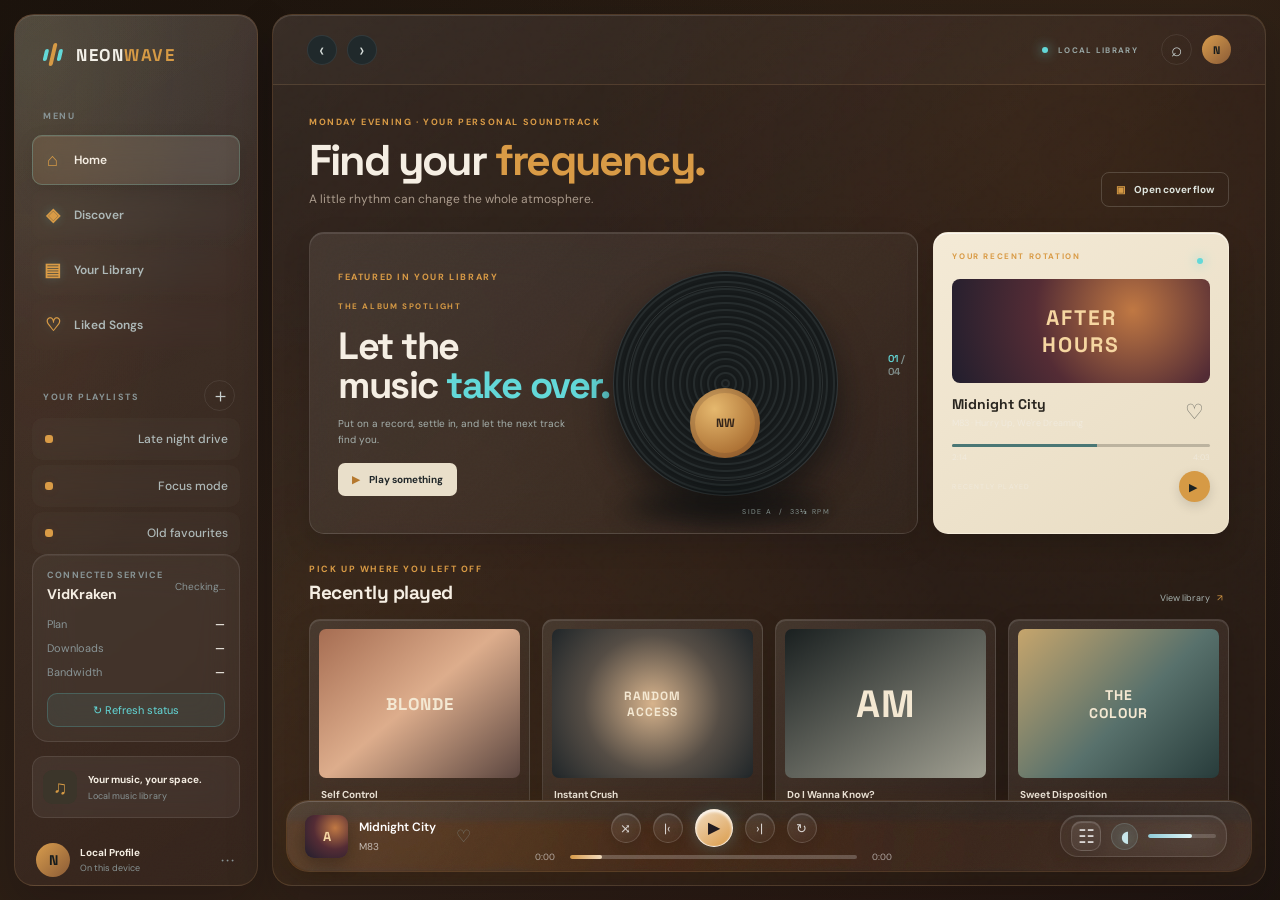
<file: frontend/index.html>
<!DOCTYPE html>
<html lang="en">

<head>
  <meta charset="UTF-8">
  <meta name="viewport" content="width=device-width, initial-scale=1.0">
  <meta name="theme-color" content="#101516">
  <title>NeonWave — Music for your space</title>
  <link rel="preconnect" href="https://fonts.googleapis.com">
  <link rel="preconnect" href="https://fonts.gstatic.com" crossorigin>
  <link
    href="https://fonts.googleapis.com/css2?family=DM+Sans:wght@400;500;600;700&family=Space+Grotesk:wght@400;500;600;700&display=swap"
    rel="stylesheet">
  <link rel="stylesheet" href="css/style.css">
  <link rel="stylesheet" href="css/components.css">
</head>

<body>

  <svg xmlns="http://www.w3.org/2000/svg" style="position:absolute;width:0;height:0;pointer-events:none"
    aria-hidden="true">
    <defs>
      <filter id="liquid-glass" x="-15%" y="-30%" width="130%" height="160%" color-interpolation-filters="sRGB">
        <feTurbulence type="fractalNoise" baseFrequency="0.012 0.025" numOctaves="2" seed="8" result="glassNoise" />

        <feDisplacementMap in="SourceGraphic" in2="glassNoise" scale="13" xChannelSelector="R" yChannelSelector="G" />
      </filter>
    </defs>
  </svg>

  <div class="app-shell">
    <aside class="sidebar">
      <a class="brand" href="#" aria-label="NeonWave home">
        <span class="brand-mark"><span></span><span></span><span></span></span>
        <span>NEON<span class="brand-accent">WAVE</span></span>
      </a>

      <div class="sidebar-label">MENU</div>
      <nav class="primary-nav" aria-label="Main navigation">
        <button class="nav-item active" data-page="home"><span class="nav-icon">⌂</span>Home</button>
        <button class="nav-item" data-page="discover"><span class="nav-icon">◈</span>Discover</button>
        <button class="nav-item" data-page="library"><span class="nav-icon">▤</span>Your Library</button>
        <button class="nav-item" data-page="liked"><span class="nav-icon">♡</span>Liked Songs</button>
      </nav>

      <div class="sidebar-heading">
        <span class="sidebar-label">YOUR PLAYLISTS</span>
        <button class="icon-button add-playlist" aria-label="Create playlist" title="Create playlist">＋</button>
      </div>
      <nav class="playlist-nav" aria-label="Playlists">
        <button class="playlist-link" data-page="playlist"><span class="playlist-dot dot-gold"></span>Late night
          drive</button>
        <button class="playlist-link" data-page="playlist"><span class="playlist-dot dot-blue"></span>Focus
          mode</button>
        <button class="playlist-link" data-page="playlist"><span class="playlist-dot dot-pink"></span>Old
          favourites</button>
      </nav>


      <div class="sidebar-bottom">

        <!-- VidKraken Connected Service -->
        <div class="connected-service-card" id="vidkraken-card">

          <div class="connected-service-header">
            <div>
              <span class="connected-service-label">CONNECTED SERVICE</span>
              <strong>VidKraken</strong>
            </div>

            <span class="service-status" id="vidkraken-status">
              Checking...
            </span>
          </div>

          <div class="connected-service-details">

            <div class="service-detail">
              <span>Plan</span>
              <strong id="vidkraken-plan">—</strong>
            </div>

            <div class="service-detail">
              <span>Downloads</span>
              <strong id="vidkraken-downloads">—</strong>
            </div>

            <div class="service-detail">
              <span>Bandwidth</span>
              <strong id="vidkraken-bandwidth">—</strong>
            </div>

          </div>

          <button class="service-refresh-button" id="refresh-vidkraken" type="button">
            ↻ Refresh status
          </button>

          <p class="service-error" id="vidkraken-error" role="status" aria-live="polite"></p>

        </div>

        <!-- Local Music Storage -->
        <div class="storage-card">
          <div class="storage-icon">♫</div>
          <div>
            <strong>Your music, your space.</strong>
            <span>Local music library</span>
          </div>
        </div>

        <!-- Local Profile -->
        <button class="profile-button">
          <span class="avatar">N</span>
          <span class="profile-copy">
            <strong>Local Profile</strong>
            <small>On this device</small>
          </span>
          <span class="more-dots">···</span>
        </button>

      </div>
  </aside>

  <main class="main-panel">
    <header class="topbar">
      <div class="history-controls">
        <button class="round-button" aria-label="Go back">‹</button>
        <button class="round-button" aria-label="Go forward">›</button>
      </div>
      <div class="topbar-right">
        <span class="local-indicator"><i></i> LOCAL LIBRARY</span>
        <button class="icon-button" aria-label="Search">⌕</button>
        <button class="avatar small-avatar" aria-label="Profile">N</button>
      </div>
    </header>

    <section class="page-content" id="page-home">
      <div class="welcome-row">
        <div>
          <p class="eyebrow">MONDAY EVENING · YOUR PERSONAL SOUNDTRACK</p>
          <h1>Find your <span>frequency.</span></h1>
          <p class="subheading">A little rhythm can change the whole atmosphere.</p>
        </div>
        <button class="outline-button" id="open-cover-flow"><span>▣</span> Open cover flow</button>
      </div>

      <div class="feature-grid">
        <article class="vinyl-feature">
          <div class="feature-copy">
            <p class="eyebrow light-eyebrow">FEATURED IN YOUR LIBRARY</p>
            <span class="feature-kicker">THE ALBUM SPOTLIGHT</span>
            <h2>Let the<br>music <em>take over.</em></h2>
            <p class="feature-description">Put on a record, settle in, and let the next track find you.</p>
            <button class="cream-button" id="play-featured"><span>▶</span> Play something</button>
          </div>
          <div class="vinyl-art" aria-label="Decorative vinyl record">
            <div class="record">
              <div class="record-grooves"></div>
              <div class="record-label"><span>NW</span></div>
            </div>
            <div class="record-shadow"></div>
            <span class="art-caption">SIDE A&nbsp; / &nbsp;33⅓ RPM</span>
          </div>
          <div class="feature-number">01 <span>/ 04</span></div>
        </article>

        <article class="now-card">
          <div class="card-topline"><span class="eyebrow">YOUR RECENT ROTATION</span><span class="live-dot"></span>
          </div>
          <div class="mini-cover cover-one"><span>AFTER<br>HOURS</span></div>
          <div class="now-info">
            <div>
              <h3>Midnight City</h3>
              <p>M83 · Hurry Up, We're Dreaming</p>
            </div>
            <button class="heart-button" aria-label="Like song">♡</button>
          </div>
          <div class="mini-progress"><span></span></div>
          <div class="time-row"><span>2:14</span><span>4:03</span></div>
          <div class="card-play-row"><span>RECENTLY PLAYED</span><button class="play-circle"
              aria-label="Play">▶</button></div>
        </article>
      </div>

      <section class="section-block">
        <div class="section-heading">
          <div>
            <p class="eyebrow">PICK UP WHERE YOU LEFT OFF</p>
            <h2>Recently played</h2>
          </div>
          <button class="text-button" data-page="library">View library <span>↗</span></button>
        </div>
        <div class="recent-grid">
          <article class="music-tile">
            <div class="tile-cover cover-two"><span>BLONDE</span></div>
            <div class="tile-meta"><strong>Self Control</strong><span>Frank Ocean</span></div><button class="tile-play"
              aria-label="Play Self Control">▶</button>
          </article>
          <article class="music-tile">
            <div class="tile-cover cover-three"><span>RANDOM<br>ACCESS</span></div>
            <div class="tile-meta"><strong>Instant Crush</strong><span>Daft Punk</span></div><button class="tile-play"
              aria-label="Play Instant Crush">▶</button>
          </article>
          <article class="music-tile">
            <div class="tile-cover cover-four"><span>AM</span></div>
            <div class="tile-meta"><strong>Do I Wanna Know?</strong><span>Arctic Monkeys</span></div><button
              class="tile-play" aria-label="Play Do I Wanna Know">▶</button>
          </article>
          <article class="music-tile">
            <div class="tile-cover cover-five"><span>THE<br>COLOUR</span></div>
            <div class="tile-meta"><strong>Sweet Disposition</strong><span>The Temper Trap</span></div><button
              class="tile-play" aria-label="Play Sweet Disposition">▶</button>
          </article>
        </div>
      </section>

      <section class="section-block library-preview">
        <div class="section-heading">
          <div>
            <p class="eyebrow">MADE BY YOU</p>
            <h2>Your collections</h2>
          </div>
          <button class="text-button" data-page="library">Explore all <span>↗</span></button>
        </div>
        <div class="collection-row">
          <button class="collection-card" data-page="liked"><span
              class="collection-symbol liked-symbol">♡</span><span><strong>Liked Songs</strong><small>Your personal
                favourites</small></span><b>→</b></button>
          <button class="collection-card" data-page="playlist"><span
              class="collection-symbol playlist-symbol">≋</span><span><strong>Late night drive</strong><small>12
                tracks · Playlist</small></span><b>→</b></button>
          <button class="collection-card" data-page="library"><span
              class="collection-symbol library-symbol">▤</span><span><strong>All music</strong><small>Your local
                collection</small></span><b>→</b></button>
        </div>
      </section>
    </section>

    <section class="page-content alternate-page hidden" id="page-discover">

      <p class="eyebrow">EXPLORE YOUR SOUND</p>

      <h1>Discover<span>.</span></h1>

      <p class="subheading">
        Search for music from across YouTube.
      </p>

      <!-- ONLINE MUSIC SEARCH -->
      <form class="online-search" id="online-search-form">

        <input type="search" id="online-search-input" placeholder="Search songs, artists..." autocomplete="off">

        <select id="online-search-provider">
          <option value="youtube">YouTube</option>
        </select>

        <button type="submit" id="online-search-button">
          Search
        </button>

      </form>

      <!-- SEARCH STATUS -->
      <p id="online-search-status"></p>

      <!-- SEARCH RESULTS -->
      <div id="online-search-results"></div>
      <div id="youtube-player-container" class="youtube-player-container">
        <div id="youtube-player"></div>
      </div>

    </section>
    <section class="page-content alternate-page hidden" id="page-library">

      <p class="eyebrow">ALL YOUR LOCAL TRACKS</p>

      <h1>Your <span>Library.</span></h1>

      <p class="subheading">
        One home for every track on this device.
      </p>

      <div class="library-toolbar">
        <div>
          <h2>All songs</h2>
          <span id="library-count">Loading library...</span>
        </div>

        <button class="outline-button" id="refresh-library">
          ↻ Refresh
        </button>
      </div>
      <div class="library-search">
        <span>⌕</span>
        <input type="search" id="library-search" placeholder="Search songs, artists, or albums..." autocomplete="off">
      </div>
      <div class="library-song-list" id="library-song-list">
        <div class="empty-state">
          <div class="empty-orb">♫</div>
          <h2>Loading your music...</h2>
          <p>NeonWave is scanning your music folder.</p>
        </div>
      </div>

    </section>
    <section class="page-content alternate-page hidden" id="page-liked">
      <p class="eyebrow">THE ONES YOU LOVE</p>
      <h1>Liked <span>Songs.</span></h1>
      <p class="subheading">Every track worth keeping close.</p>
      <div class="library-toolbar">
        <div>
          <h2>Liked Songs</h2>
          <span id="liked-song-count">0 songs</span>
        </div>
      </div>

      <div class="library-song-list" id="liked-song-list">
        <div class="empty-state">
          <div class="empty-orb heart-orb">♡</div>
          <h2>Your favourites live here.</h2>
          <p>Use the heart on a track to add it to this collection.</p>
        </div>
      </div>
    </section>
    <section class="page-content alternate-page hidden" id="page-playlist">

      <p class="eyebrow">YOUR PERSONAL MIX</p>

      <h1 id="playlist-title">Playlists<span>.</span></h1>

      <p class="subheading" id="playlist-description">
        Your personal music collections.
      </p>

      <div class="library-toolbar">
        <div>
          <h2>Songs</h2>
          <span id="playlist-song-count">0 songs</span>
        </div>
      </div>

      <div class="library-song-list" id="playlist-song-list">
        <div class="empty-state">
          <div class="empty-orb">♫</div>
          <h2>Select a playlist</h2>
          <p>Choose a playlist from your sidebar.</p>
        </div>
      </div>

    </section>

    <section class="cover-flow-page hidden" id="cover-flow">
      <div class="cover-flow-header"><button class="outline-button" id="close-cover-flow">← Back to home</button><span
          class="eyebrow">NOW PLAYING · COVER FLOW</span></div>
      <div class="cover-stage">
        <div class="flow-cover flow-left">
          <div class="flow-art art-blue">DEEP<br>BLUE</div>
        </div>
        <div class="flow-cover flow-center">
          <div class="flow-art art-orange">AFTER<br>HOURS</div>
        </div>
        <div class="flow-cover flow-right">
          <div class="flow-art art-pink">SOFT<br>FOCUS</div>
        </div>
      </div>
      <div class="flow-track">
        <p class="eyebrow">CURRENTLY SELECTED</p>
        <h2>Midnight City</h2>
        <p>M83 · Hurry Up, We're Dreaming</p>
      </div>
      <div class="flow-controls"><button class="round-button">‹</button><button
          class="play-circle large-play">▶</button><button class="round-button">›</button></div>
    </section>

    <footer class="player-bar">
      <div class="player-track">
        <div class="player-thumb cover-one">A</div>
        <div class="player-track-copy"><strong id="player-title">Midnight City</strong><span
            id="player-artist">M83</span></div>
        <button class="heart-button" aria-label="Like current song">♡</button>
      </div>
      <div class="player-center">
        <div class="player-buttons">
          <button id="shuffle-button" aria-label="Shuffle">⤨</button>
          <button id="previous-button" aria-label="Previous">|‹</button>
          <button class="play-circle player-play" id="main-play" aria-label="Play or pause">▶</button>
          <button id="next-button" aria-label="Next">›|</button>
          <button id="repeat-button" aria-label="Repeat">↻</button>
        </div>
        <div class="seek-row">
          <span id="current-time">0:00</span>

          <div class="seek-track" id="seek-track">
            <span id="progress-fill"></span>
          </div>

          <span id="total-time">0:00</span>
        </div>
        <div class="player-extra"><button aria-label="Queue">☷</button><span>◖</span>
          <div class="volume-track"><span></span></div>
        </div>
    </footer>
  </main>
  </div>
  <script src="js/api.js"></script>
  <script src="js/app.js"></script>
</body>

</html>
</file>
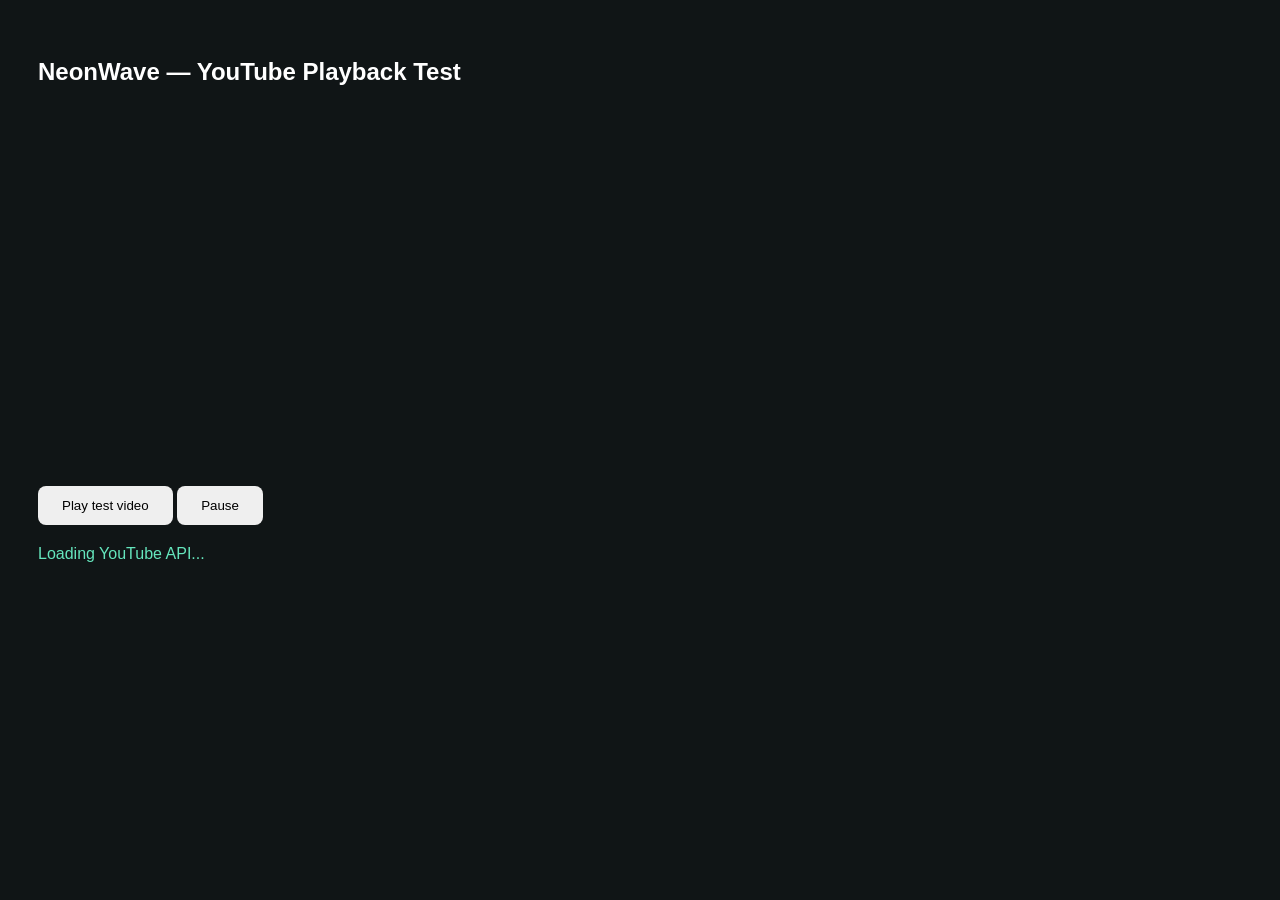
<file: frontend/youtube_test.html>
<!DOCTYPE html>
<html lang="en">
<head>
    <meta charset="UTF-8">
    <title>NeonWave YouTube Test</title>

    <style>
        body {
            background: #101516;
            color: white;
            font-family: Arial, sans-serif;
            padding: 30px;
        }

        #player {
            width: 640px;
            height: 360px;
            max-width: 100%;
        }

        button {
            margin-top: 20px;
            padding: 12px 24px;
            border: 0;
            border-radius: 8px;
            cursor: pointer;
        }

        #status {
            margin-top: 20px;
            color: #65e6bd;
        }
    </style>
</head>

<body>
    <h2>NeonWave — YouTube Playback Test</h2>

    <div id="player"></div>

    <button onclick="playTestVideo()">Play test video</button>
    <button onclick="pauseTestVideo()">Pause</button>

    <p id="status">Loading YouTube API...</p>

    <script>
        let player;

        function setStatus(message) {
            document.getElementById("status").textContent = message;
        }

        // Load the official YouTube IFrame API
        const tag = document.createElement("script");
        tag.src = "https://www.youtube.com/iframe_api";

        document.head.appendChild(tag);

        function onYouTubeIframeAPIReady() {
            setStatus("API loaded. Creating player...");

            player = new YT.Player("player", {
                width: "640",
                height: "360",
                videoId: "M7lc1UVf-VE",

                playerVars: {
                    playsinline: 1,
                    origin: window.location.origin
                },

                events: {
                    onReady: () => {
                        setStatus("Player ready. Click Play test video.");
                    },

                    onStateChange: (event) => {
                        const states = {
                            "-1": "Unstarted",
                            "0": "Video ended",
                            "1": "Playing",
                            "2": "Paused",
                            "3": "Buffering",
                            "5": "Video cued"
                        };

                        setStatus(
                            "Player state: " +
                            (states[event.data] || event.data)
                        );
                    },

                    onError: (event) => {
                        setStatus("YouTube player error: " + event.data);
                        console.error("YouTube error:", event.data);
                    },

                    onAutoplayBlocked: () => {
                        setStatus("Playback was blocked. Use the Play button.");
                    }
                }
            });
        }

        function playTestVideo() {
            if (player) player.playVideo();
        }

        function pauseTestVideo() {
            if (player) player.pauseVideo();
        }
    </script>
</body>
</html>
</file>
<file: frontend/css/style.css>
/* NeonWave — visual system */
:root {
    --bg: #101516;
    --sidebar: #151d1f;
    --panel: #1b2527;
    --panel-soft: #222d2f;
    --cream: #e9dfca;
    --cream-muted: #cfc3aa;
    --ink: #182022;
    --text: #f3f0e8;
    --muted: #899596;
    --gold: #d69a45;
    --cyan: #63d8d8;
    --line: rgba(255, 255, 255, .08);
    --font: "DM Sans", sans-serif;
    --display: "Space Grotesk", sans-serif;
}

* {
    box-sizing: border-box;
}

html,
body {
    margin: 0;
    min-height: 100%;
    background: var(--bg);
    color: var(--text);
    font-family: var(--font);
}

body {
    min-width: 760px;
}

button {
    color: inherit;
    font: inherit;
    cursor: pointer;
}

button:focus-visible,
a:focus-visible {
    outline: 2px solid var(--cyan);
    outline-offset: 3px;
}

.app-shell {
    min-height: 100vh;
    display: grid;
    grid-template-columns: 244px minmax(0, 1fr);
    padding: 14px;
    gap: 14px;
}

.sidebar {
    background: var(--sidebar);
    border: 1px solid var(--line);
    border-radius: 20px;
    padding: 27px 17px 17px;
    display: flex;
    flex-direction: column;
    min-height: calc(100vh - 28px);
}

.brand {
    display: flex;
    align-items: center;
    gap: 11px;
    color: var(--text);
    text-decoration: none;
    font: 700 17px var(--display);
    letter-spacing: 1.5px;
    padding: 0 8px 43px;
}

.brand-accent {
    color: var(--gold);
}

.brand-mark {
    width: 25px;
    height: 25px;
    display: flex;
    align-items: center;
    justify-content: center;
    gap: 3px;
    transform: skew(-13deg);
}

.brand-mark span {
    width: 4px;
    border-radius: 8px;
    background: var(--cyan);
}

.brand-mark span:nth-child(1),
.brand-mark span:nth-child(3) {
    height: 12px;
}

.brand-mark span:nth-child(2) {
    height: 23px;
    background: var(--gold);
}

.sidebar-label,
.eyebrow {
    color: var(--muted);
    font-size: 9px;
    font-weight: 700;
    letter-spacing: 1.6px;
}

.sidebar-label {
    padding: 0 11px 13px;
}

.primary-nav,
.playlist-nav {
    display: grid;
    gap: 5px;
}

.nav-item,
.playlist-link {
    border: 0;
    background: transparent;
    color: #aeb9b8;
    text-align: left;
    border-radius: 10px;
    padding: 12px 11px;
    font-size: 12px;
    font-weight: 600;
    transition: .2s ease;
}

.nav-item {
    display: flex;
    align-items: center;
    gap: 13px;
}

.nav-item:hover,
.playlist-link:hover {
    background: rgba(255, 255, 255, .055);
    color: white;
}

.nav-item.active {
    background: #293537;
    color: var(--cream);
    box-shadow: inset 2px 0 var(--gold);
}

.nav-icon {
    width: 17px;
    text-align: center;
    font-size: 18px;
    color: var(--cyan);
}

.sidebar-heading {
    display: flex;
    align-items: center;
    justify-content: space-between;
    margin-top: 39px;
}

.sidebar-heading .sidebar-label {
    padding-bottom: 13px;
}

.icon-button {
    width: 31px;
    height: 31px;
    border: 1px solid var(--line);
    border-radius: 50%;
    background: transparent;
    color: #c8d0ce;
    font-size: 19px;
}

.icon-button:hover {
    color: var(--cyan);
    border-color: var(--cyan);
}

.add-playlist {
    margin: -9px 5px 7px 0;
}

.playlist-link {
    display: flex;
    align-items: center;
    gap: 11px;
    font-weight: 500;
}

.playlist-dot {
    width: 8px;
    height: 8px;
    border-radius: 3px;
}

.dot-gold {
    background: #d69a45;
}

.dot-blue {
    background: #62c8d2;
}

.dot-pink {
    background: #c77a9e;
}

.sidebar-bottom {
    margin-top: auto;
}

.storage-card {
    display: flex;
    gap: 11px;
    align-items: center;
    padding: 13px 10px;
    background: #202b2d;
    border-radius: 12px;
    margin-bottom: 15px;
}

.storage-icon {
    width: 34px;
    height: 34px;
    display: grid;
    place-items: center;
    border-radius: 9px;
    color: var(--gold);
    background: #3b352a;
    font-size: 19px;
}

.storage-card strong,
.storage-card span {
    display: block;
}

.storage-card strong {
    font-size: 10px;
}

.storage-card span {
    color: var(--muted);
    font-size: 9px;
    margin-top: 4px;
}

.profile-button {
    width: 100%;
    display: flex;
    align-items: center;
    gap: 10px;
    padding: 10px 4px 2px;
    background: transparent;
    border: 0;
    text-align: left;
}

.avatar {
    display: grid;
    place-items: center;
    flex: 0 0 auto;
    width: 34px;
    height: 34px;
    border-radius: 50%;
    background: linear-gradient(135deg, #d99d4d, #8a5b36);
    color: #171c1d;
    font: 700 14px var(--display);
}

.profile-copy {
    display: grid;
    gap: 3px;
}

.profile-copy strong {
    font-size: 10px;
}

.profile-copy small {
    color: var(--muted);
    font-size: 9px;
}

.more-dots {
    margin-left: auto;
    color: var(--muted);
    letter-spacing: 2px;
}

.main-panel {
    min-width: 0;
    background: #141b1d;
    border: 1px solid var(--line);
    border-radius: 20px;
    overflow: hidden;
    display: flex;
    flex-direction: column;
    min-height: calc(100vh - 28px);
}

.topbar {
    height: 70px;
    flex: 0 0 70px;
    display: flex;
    align-items: center;
    justify-content: space-between;
    padding: 0 34px;
    border-bottom: 1px solid var(--line);
}

.history-controls,
.topbar-right {
    display: flex;
    align-items: center;
    gap: 10px;
}

.round-button {
    width: 30px;
    height: 30px;
    display: grid;
    place-items: center;
    border: 1px solid var(--line);
    border-radius: 50%;
    background: #20292b;
    color: #d8dfdc;
    font-size: 20px;
}

.round-button:hover {
    border-color: var(--cyan);
    color: var(--cyan);
}

.local-indicator {
    color: #9aa8a6;
    font-size: 8px;
    font-weight: 700;
    letter-spacing: 1.3px;
    margin-right: 13px;
}

.local-indicator i,
.live-dot {
    display: inline-block;
    width: 6px;
    height: 6px;
    border-radius: 50%;
    background: var(--cyan);
    margin-right: 7px;
    box-shadow: 0 0 12px #63d8d8;
}

.small-avatar {
    border: 0;
    width: 29px;
    height: 29px;
    font-size: 11px;
}

.page-content {
    padding: 31px 36px 115px;
    overflow: auto;
    flex: 1;
}

.welcome-row {
    display: flex;
    justify-content: space-between;
    align-items: end;
    gap: 20px;
    margin-bottom: 25px;
}

.eyebrow {
    margin: 0 0 10px;
}

h1,
h2,
h3,
p {
    margin-top: 0;
}

h1,
h2,
h3 {
    font-family: var(--display);
}

h1 {
    margin-bottom: 7px;
    font-size: clamp(29px, 3.4vw, 43px);
    letter-spacing: -1.8px;
    line-height: 1.08;
}

h1 span {
    color: var(--gold);
}

.subheading {
    color: #91a09e;
    font-size: 12px;
    margin-bottom: 0;
}

.outline-button {
    border: 1px solid rgba(255, 255, 255, .16);
    background: transparent;
    color: #dfe5df;
    padding: 10px 14px;
    border-radius: 8px;
    font-size: 10px;
    font-weight: 700;
    white-space: nowrap;
}

.outline-button:hover {
    border-color: var(--cyan);
    color: var(--cyan);
}

.outline-button span {
    color: var(--gold);
    margin-right: 7px;
}

.feature-grid {
    display: grid;
    grid-template-columns: minmax(0, 1.65fr) minmax(230px, .8fr);
    gap: 15px;
}

.vinyl-feature {
    position: relative;
    min-height: 270px;
    overflow: hidden;
    border-radius: 15px;
    padding: 25px 28px;
    background: linear-gradient(115deg, #293537, #172123 72%);
    display: flex;
    align-items: center;
}

.feature-copy {
    position: relative;
    z-index: 2;
    width: 57%;
}

.light-eyebrow {
    color: #a8b7b2;
}

.feature-kicker {
    color: var(--gold);
    font-size: 8px;
    font-weight: 700;
    letter-spacing: 1.6px;
}

.feature-copy h2 {
    font-size: clamp(25px, 3vw, 38px);
    line-height: 1.03;
    letter-spacing: -1.5px;
    margin: 13px 0 10px;
}

.feature-copy h2 em {
    color: var(--cyan);
    font-style: normal;
}

.feature-description {
    max-width: 230px;
    color: #a6b1ad;
    font-size: 10px;
    line-height: 1.6;
}

.cream-button {
    border: 0;
    border-radius: 7px;
    padding: 10px 14px;
    background: var(--cream);
    color: #202729;
    font-size: 10px;
    font-weight: 700;
    margin-top: 5px;
}

.cream-button span {
    margin-right: 7px;
    color: #b5782d;
}

.vinyl-art {
    position: absolute;
    width: 250px;
    height: 250px;
    right: 4%;
    top: 13px;
}

.record {
    position: absolute;
    width: 225px;
    height: 225px;
    border-radius: 50%;
    right: 0;
    top: 0;
    background: repeating-radial-gradient(circle, #171b1c 0 2px, #252b2c 3px 4px, #15191a 5px 7px);
    box-shadow: 0 18px 35px #080c0d99, inset 0 0 0 1px #68717255;
    display: grid;
    place-items: center;
}

.record::after {
    content: "";
    position: absolute;
    inset: 15px;
    border-radius: 50%;
    border: 1px solid #727a7740;
}

.record-label {
    width: 70px;
    height: 70px;
    display: grid;
    place-items: center;
    border-radius: 50%;
    background: radial-gradient(circle at 35% 30%, #e5b86e, #a96d31 75%);
    color: #34251b;
    font: 700 12px var(--display);
    box-shadow: inset 0 0 0 5px #553b2a33;
}

.record-shadow {
    position: absolute;
    width: 205px;
    height: 25px;
    right: 9px;
    bottom: 1px;
    border-radius: 50%;
    background: #080c0d;
    filter: blur(12px);
    opacity: .65;
}

.art-caption {
    position: absolute;
    right: 8px;
    bottom: 5px;
    color: #83918d;
    font-size: 7px;
    letter-spacing: 1.3px;
}

.feature-number {
    position: absolute;
    bottom: 18px;
    left: 28px;
    color: var(--cyan);
    font: 600 10px var(--display);
}

.feature-number span {
    color: #82918e;
}

.now-card {
    background: var(--cream);
    color: var(--ink);
    border-radius: 15px;
    padding: 18px;
    min-width: 0;
}

.card-topline {
    display: flex;
    align-items: center;
    justify-content: space-between;
}

.card-topline .eyebrow {
    color: #77766d;
    font-size: 8px;
}

.mini-cover {
    width: 100%;
    height: 104px;
    margin: 8px 0 12px;
    display: grid;
    place-items: center;
    border-radius: 8px;
    color: #f6d6a1;
    font: 700 21px var(--display);
    letter-spacing: 2px;
    text-align: center;
}

.cover-one {
    background: radial-gradient(circle at 70% 30%, #c07843, #542c35 50%, #211e2d);
}

.now-info {
    display: flex;
    align-items: center;
    justify-content: space-between;
    gap: 8px;
}

.now-info h3 {
    font-size: 14px;
    margin: 0 0 4px;
}

.now-info p {
    font-size: 9px;
    color: #77766d;
    margin: 0;
}

.heart-button {
    border: 0;
    background: transparent;
    color: #77766d;
    font-size: 21px;
}

.heart-button.liked {
    color: #d05c72;
}

.mini-progress,
.seek-track,
.volume-track {
    height: 3px;
    border-radius: 10px;
    background: #bcb39f;
    overflow: hidden;
}

.mini-progress {
    margin-top: 15px;
}

.mini-progress span {
    display: block;
    width: 56%;
    height: 100%;
    background: #4a7775;
}

.time-row {
    display: flex;
    justify-content: space-between;
    color: #77766d;
    font-size: 8px;
    margin-top: 5px;
}

.card-play-row {
    display: flex;
    justify-content: space-between;
    align-items: center;
    color: #77766d;
    font-size: 7px;
    letter-spacing: 1.2px;
    margin-top: 9px;
}

.play-circle {
    border: 0;
    width: 31px;
    height: 31px;
    border-radius: 50%;
    display: grid;
    place-items: center;
    background: var(--gold);
    color: #1b2222;
    font-size: 11px;
    padding-left: 2px;
    box-shadow: 0 4px 12px #0002;
}

.play-circle:hover {
    transform: scale(1.06);
}

.section-block {
    margin-top: 29px;
}

.section-heading {
    display: flex;
    align-items: end;
    justify-content: space-between;
    margin-bottom: 14px;
}

.section-heading .eyebrow {
    margin-bottom: 5px;
}

.section-heading h2 {
    font-size: 19px;
    margin: 0;
    letter-spacing: -.5px;
}

.text-button {
    border: 0;
    background: transparent;
    color: #a8b4b0;
    font-size: 9px;
}

.text-button span {
    color: var(--gold);
    margin-left: 5px;
}

.recent-grid {
    display: grid;
    grid-template-columns: repeat(4, minmax(0, 1fr));
    gap: 12px;
}

.music-tile {
    position: relative;
    min-width: 0;
    padding: 9px;
    border-radius: 11px;
    background: #1c2628;
    transition: background .2s, transform .2s;
}

.music-tile:hover {
    background: #263335;
    transform: translateY(-2px);
}

.tile-cover {
    aspect-ratio: 1.35;
    display: grid;
    place-items: center;
    border-radius: 7px;
    margin-bottom: 10px;
    color: #f4e8d2;
    text-align: center;
    font: 700 17px var(--display);
    letter-spacing: 1px;
}

.cover-two {
    background: linear-gradient(140deg, #a66d52, #ddad8c 48%, #5b4640);
}

.cover-three {
    background: radial-gradient(circle at 50% 50%, #d7b38c, #554d45 55%, #202629);
    font-size: 12px;
}

.cover-four {
    background: linear-gradient(145deg, #1a2020, #a1a092);
    font-size: 38px;
}

.cover-five {
    background: linear-gradient(135deg, #c6a56c, #58716c 55%, #283c3b);
    font-size: 14px;
}

.tile-meta {
    display: grid;
    gap: 4px;
    padding: 0 2px 3px;
}

.tile-meta strong {
    font-size: 10px;
    overflow: hidden;
    white-space: nowrap;
    text-overflow: ellipsis;
}

.tile-meta span {
    color: var(--muted);
    font-size: 9px;
}

.tile-play {
    position: absolute;
    right: 15px;
    bottom: 39px;
    width: 27px;
    height: 27px;
    border: 0;
    border-radius: 50%;
    background: var(--gold);
    color: #172021;
    opacity: 0;
    transform: translateY(4px);
    transition: .2s;
}

.music-tile:hover .tile-play {
    opacity: 1;
    transform: translateY(0);
}

.collection-row {
    display: grid;
    grid-template-columns: repeat(3, minmax(0, 1fr));
    gap: 10px;
}

.collection-card {
    display: flex;
    align-items: center;
    gap: 10px;
    min-width: 0;
    padding: 11px;
    text-align: left;
    border: 1px solid var(--line);
    background: #1c2628;
    border-radius: 10px;
}

.collection-card:hover {
    border-color: #647b78;
}

.collection-card>span:nth-child(2) {
    display: grid;
    gap: 4px;
    min-width: 0;
}

.collection-card strong {
    font-size: 9px;
}

.collection-card small {
    color: var(--muted);
    font-size: 8px;
}

.collection-card b {
    margin-left: auto;
    color: var(--gold);
}

.collection-symbol {
    flex: 0 0 33px;
    width: 33px;
    height: 33px;
    border-radius: 8px;
    display: grid;
    place-items: center;
    font-size: 19px;
}

.liked-symbol {
    background: #49313c;
    color: #e18ba4;
}

.playlist-symbol {
    background: #423b2b;
    color: #e3b96c;
}

.library-symbol {
    background: #263e40;
    color: var(--cyan);
}

.player-bar {
    position: sticky;
    bottom: 0;
    z-index: 5;
    min-height: 79px;
    display: grid;
    grid-template-columns: minmax(190px, 1fr) minmax(240px, 1.2fr) minmax(150px, 1fr);
    align-items: center;
    gap: 20px;
    padding: 10px 28px;
    background: #101718f2;
    border-top: 1px solid var(--line);
    backdrop-filter: blur(16px);
}

.player-track {
    display: flex;
    align-items: center;
    gap: 10px;
    min-width: 0;
}

.player-thumb {
    width: 42px;
    height: 42px;
    flex: 0 0 auto;
    display: grid;
    place-items: center;
    border-radius: 6px;
    color: #f5d7a5;
    font: 700 13px var(--display);
}

.player-track-copy {
    display: grid;
    gap: 4px;
    min-width: 0;
}

.player-track-copy strong {
    font-size: 10px;
    white-space: nowrap;
}

.player-track-copy span {
    color: var(--muted);
    font-size: 9px;
}

.player-track .heart-button {
    margin-left: 3px;
    font-size: 17px;
}

.player-center {
    display: grid;
    gap: 7px;
}

.player-buttons {
    display: flex;
    justify-content: center;
    align-items: center;
    gap: 18px;
}

.player-buttons>button:not(.play-circle),
.player-extra>button {
    border: 0;
    background: transparent;
    color: #9eaaa7;
    font-size: 14px;
}

.player-buttons>button:hover,
.player-extra>button:hover {
    color: var(--cyan);
}

.player-play {
    width: 29px;
    height: 29px;
}

.seek-row {
    display: flex;
    align-items: center;
    gap: 9px;
    color: #879491;
    font-size: 8px;
}

.seek-track {
    flex: 1;
    background: #3b4747;
}

.seek-track span {
    display: block;
    width: 54%;
    height: 100%;
    background: var(--cyan);
}

.player-extra {
    display: flex;
    align-items: center;
    justify-content: end;
    gap: 13px;
    color: #9eaaa7;
    font-size: 13px;
}

.volume-track {
    width: 75px;
    background: #3b4747;
}

.volume-track span {
    display: block;
    width: 65%;
    height: 100%;
    background: var(--gold);
}

.hidden {
    display: none !important;
}

.alternate-page {
    min-height: 600px;
}

.alternate-page h1 {
    margin-top: 12px;
}

.empty-state {
    min-height: 330px;
    display: grid;
    place-content: center;
    justify-items: center;
    text-align: center;
    border: 1px dashed #3a4949;
    border-radius: 15px;
    margin-top: 35px;
    padding: 25px;
}

.empty-orb {
    width: 62px;
    height: 62px;
    display: grid;
    place-items: center;
    border-radius: 50%;
    color: var(--cyan);
    background: #233536;
    font-size: 27px;
    margin-bottom: 17px;
}

.heart-orb {
    color: #e18ba4;
    background: #3e2933;
}

.empty-state h2 {
    font-size: 20px;
    margin-bottom: 7px;
}

.empty-state p {
    color: var(--muted);
    font-size: 11px;
}

.cover-flow-page {
    flex: 1;
    padding: 28px 35px 110px;
    text-align: center;
}

.cover-flow-header {
    display: flex;
    justify-content: space-between;
    align-items: center;
}

.cover-flow-header .eyebrow {
    margin: 0;
}

.cover-stage {
    height: 350px;
    display: flex;
    justify-content: center;
    align-items: center;
    perspective: 900px;
}

.flow-cover {
    width: 205px;
    height: 205px;
    position: relative;
    transition: .3s;
}

.flow-cover .flow-art {
    width: 100%;
    height: 100%;
    display: grid;
    place-items: center;
    border-radius: 9px;
    box-shadow: 0 20px 45px #0008;
    font: 700 25px var(--display);
    letter-spacing: 2px;
}

.flow-left {
    transform: translateX(42px) rotateY(35deg) scale(.78);
    opacity: .65;
}

.flow-center {
    z-index: 2;
    transform: scale(1.12);
}

.flow-right {
    transform: translateX(-42px) rotateY(-35deg) scale(.78);
    opacity: .65;
}

.art-blue {
    background: linear-gradient(145deg, #9ab6c2, #243e53 60%, #15212a);
}

.art-orange {
    background: radial-gradient(circle at 65% 30%, #f0bb72, #9d4c36 45%, #302333);
    color: #f8e0bd;
}

.art-pink {
    background: linear-gradient(135deg, #e0b3b1, #885f77 50%, #292c43);
}

.flow-track {
    margin-top: -5px;
}

.flow-track .eyebrow {
    margin-bottom: 7px;
}

.flow-track h2 {
    margin-bottom: 5px;
    font-size: 23px;
}

.flow-track p:last-child {
    color: var(--muted);
    font-size: 10px;
}

.flow-controls {
    display: flex;
    justify-content: center;
    align-items: center;
    gap: 22px;
    margin-top: 19px;
}

.large-play {
    width: 43px;
    height: 43px;
    font-size: 14px;
}

@media (max-width: 1050px) {
    .app-shell {
        grid-template-columns: 205px minmax(0, 1fr);
    }

    .sidebar {
        padding-inline: 12px;
    }

    .page-content {
        padding-inline: 23px;
    }

    .feature-grid {
        grid-template-columns: minmax(0, 1.3fr) minmax(205px, .8fr);
    }

    .vinyl-art {
        right: -25px;
        opacity: .8;
    }

    .recent-grid {
        grid-template-columns: repeat(2, minmax(0, 1fr));
    }

    .collection-row {
        grid-template-columns: 1fr;
    }

    .player-bar {
        padding-inline: 17px;
        gap: 10px;
    }
}

@media (max-width: 800px) {
    body {
        min-width: 0;
    }

    .app-shell {
        display: block;
        padding: 8px;
    }

    .sidebar {
        min-height: auto;
        margin-bottom: 8px;
        padding: 13px;
    }

    .brand {
        padding: 0 5px 13px;
    }

    .sidebar-label,
    .sidebar-heading,
    .playlist-nav,
    .sidebar-bottom {
        display: none;
    }

    .primary-nav {
        display: flex;
        overflow-x: auto;
    }

    .nav-item {
        white-space: nowrap;
        padding: 9px;
    }

    .main-panel {
        min-height: calc(100vh - 105px);
    }

    .topbar {
        padding-inline: 17px;
    }

    .page-content {
        padding: 23px 16px 110px;
    }

    .welcome-row {
        align-items: start;
        flex-direction: column;
    }

    .feature-grid {
        grid-template-columns: 1fr;
    }

    .vinyl-feature {
        min-height: 250px;
    }

    .now-card {
        display: none;
    }

    .player-bar {
        grid-template-columns: 1fr auto;
    }

    .player-center {
        grid-column: 1 / -1;
        grid-row: 2;
    }

    .player-extra {
        display: none;
    }

    .player-track {
        grid-column: 1;
    }

    .recent-grid {
        grid-template-columns: repeat(2, minmax(0, 1fr));
    }

    .cover-stage {
        transform: scale(.8);
    }

    .cover-flow-page {
        padding-inline: 12px;
    }
}

/* =================================
   NEONWAVE MUSIC LIBRARY
================================= */

.library-toolbar {
    display: flex;
    justify-content: space-between;
    align-items: center;
    margin: 35px 0 20px;
}

.library-toolbar h2 {
    margin: 0 0 5px;
}

#library-count {
    color: var(--text-muted, #929a9b);
    font-size: 13px;
}

.library-song-list {
    display: flex;
    flex-direction: column;
    gap: 8px;
}

.library-track {
    display: grid;
    grid-template-columns: 35px 48px minmax(140px, 1.5fr) minmax(100px, 1fr) 55px;
    align-items: center;
    gap: 15px;
    padding: 12px 16px;
    border-radius: 12px;
    transition: background 0.2s ease;
}

.library-track:hover {
    background: rgba(255, 255, 255, 0.06);
}

.track-number {
    color: #929a9b;
    font-size: 13px;
    text-align: center;
}

.track-cover {
    width: 45px;
    height: 45px;
    border-radius: 8px;
    display: flex;
    justify-content: center;
    align-items: center;
    background: linear-gradient(135deg, #263d42, #b28b55);
    color: white;
    font-size: 23px;
}

.track-information {
    display: flex;
    flex-direction: column;
    gap: 5px;
    min-width: 0;
}

.track-information strong {
    color: #f3f3f0;
    font-size: 14px;
    overflow: hidden;
    text-overflow: ellipsis;
    white-space: nowrap;
}

.track-information span,
.track-album,
.track-duration {
    color: #929a9b;
    font-size: 12px;
}

.track-album {
    overflow: hidden;
    text-overflow: ellipsis;
    white-space: nowrap;
}

.track-duration {
    text-align: right;
}

@media (max-width: 700px) {

    .library-track {
        grid-template-columns: 25px 42px minmax(100px, 1fr) 45px;
        gap: 9px;
    }

    .track-album {
        display: none;
    }

}


/* =================================
   NEONWAVE - MODERN PLAYER BAR
================================= */

.player-bar {
    display: grid;
    grid-template-columns: minmax(0, 1fr) minmax(300px, 1.2fr) minmax(0, 1fr);
    align-items: center;
    gap: 28px;
    min-height: 96px;
    padding: 14px 28px;
    background: rgba(15, 17, 22, 0.97);
    border-top: 1px solid rgba(255, 255, 255, 0.08);
}

/* LEFT: TRACK INFORMATION */

.player-track {
    display: flex;
    align-items: center;
    gap: 13px;
    min-width: 0;
}

.player-thumb {
    width: 52px;
    height: 52px;
    flex-shrink: 0;
    border-radius: 10px;
}

.player-track-copy {
    display: flex;
    flex-direction: column;
    gap: 5px;
    min-width: 0;
}

.player-track-copy strong {
    font-size: 13px;
    font-weight: 600;
    color: #f5f5f7;
    overflow: hidden;
    text-overflow: ellipsis;
    white-space: nowrap;
}

.player-track-copy span {
    font-size: 11px;
    color: #92939d;
}

/* CENTER: PLAYBACK CONTROLS */

.player-center {
    display: flex;
    flex-direction: column;
    align-items: center;
    justify-content: center;
    width: 100%;
    gap: 12px;
}

.player-buttons {
    display: flex;
    align-items: center;
    justify-content: center;
    gap: 22px;
    width: 100%;
}

.player-buttons button,
.player-extra button {
    display: inline-flex;
    align-items: center;
    justify-content: center;
    border: none;
    background: transparent;
    color: #92939d;
    cursor: pointer;
    font-size: 19px;
    line-height: 1;
    padding: 7px;
    border-radius: 50%;
    transition: color 0.2s ease, background 0.2s ease,
        transform 0.2s ease;
}

.player-buttons button:hover,
.player-extra button:hover {
    color: #ffffff;
    background: rgba(255, 255, 255, 0.08);
}

.player-buttons .player-play {
    width: 43px;
    height: 43px;
    padding: 0;
    background: #e8e7f0;
    color: #17151f;
    font-size: 16px;
    border-radius: 50%;
}

.player-buttons .player-play:hover {
    background: #ffffff;
    color: #17151f;
    transform: scale(1.06);
}

/* PROGRESS BAR */

.seek-row {
    display: flex;
    align-items: center;
    justify-content: center;
    gap: 12px;
    width: 100%;
    max-width: 520px;
}

.seek-row span {
    min-width: 32px;
    font-size: 10px;
    color: #92939d;
    text-align: center;
}

.seek-track {
    position: relative;
    flex: 1;
    height: 4px;
    border-radius: 20px;
    background: #34343d;
    overflow: hidden;
}

.seek-track span {
    display: block;
    width: 35%;
    height: 100%;
    background: #a78bfa;
    border-radius: inherit;
}

/* RIGHT: EXTRA CONTROLS */

.player-extra {
    display: flex;
    align-items: center;
    justify-content: flex-end;
    gap: 15px;
}

.player-extra>span {
    color: #92939d;
    font-size: 17px;
}

.volume-track {
    width: 95px;
    height: 4px;
    border-radius: 20px;
    background: #34343d;
    overflow: hidden;
}

.volume-track span {
    display: block;
    width: 65%;
    height: 100%;
    background: #a78bfa;
    border-radius: inherit;
}

/* RESPONSIVE */

@media (max-width: 760px) {
    .player-bar {
        grid-template-columns: 1fr;
        gap: 14px;
        padding: 14px;
    }

    .player-track {
        justify-content: center;
    }

    .player-extra {
        display: none;
    }
}

.seek-track {
    cursor: pointer;
    overflow: hidden;
}

#progress-fill {
    display: block;
    width: 0%;
    height: 100%;
    background: #8b5cf6;
    border-radius: inherit;
    transition: width 0.2s linear;
}

.seek-track {
    cursor: pointer;
    touch-action: none;
    user-select: none;
}


/* =========================================================
   NEONWAVE — BOTTOM GLASS PLAYER + SIDEBAR + COLLECTIONS
   Final layout overrides: player belongs at the bottom.
========================================================= */

/* Keep the app inside the window; let the page content scroll. */
html,
body {
    height: 100%;
    min-height: 0;
    overflow: hidden;
}

.app-shell {
    height: 100vh;
    min-height: 0;
    overflow: hidden;
}

.main-panel {
    height: calc(100vh - 28px);
    min-height: 0;
    overflow: hidden;
    display: flex;
    flex-direction: column;
}

/* Undo the previous top-player spacing. */
.topbar {
    margin-top: 0 !important;
}

.page-content {
    flex: 1 1 auto;
    min-height: 0;
    overflow: auto;
    padding-bottom: 28px;
}

/* The player is now a normal bottom row of the main panel.
   It stays visible while page-content scrolls above it. */
.player-bar {
    position: relative !important;
    inset: auto !important;
    top: auto !important;
    right: auto !important;
    bottom: auto !important;
    left: auto !important;

    width: auto !important;
    height: auto !important;
    min-height: 88px !important;
    max-height: none !important;
    flex: 0 0 auto !important;

    margin: 0 13px 13px !important;
    padding: 10px 22px !important;
    display: grid !important;
    grid-template-columns: minmax(160px, 1fr) minmax(260px, 1.25fr) minmax(110px, 1fr) !important;
    align-items: center !important;
    gap: 18px !important;

    border: 1px solid rgba(255, 255, 255, .16) !important;
    border-radius: 18px !important;
    background:
        linear-gradient(115deg,
            rgba(255, 255, 255, .105),
            rgba(255, 255, 255, .035) 48%,
            rgba(130, 210, 220, .055)),
        rgba(18, 26, 34, .78) !important;
    -webkit-backdrop-filter: blur(28px) saturate(165%) !important;
    backdrop-filter: blur(28px) saturate(165%) !important;
    box-shadow:
        0 10px 35px rgba(0, 0, 0, .28),
        inset 0 1px 0 rgba(255, 255, 255, .19),
        inset 0 -1px 0 rgba(255, 255, 255, .045) !important;
    z-index: 20 !important;
}

.player-bar::before {
    content: "";
    position: absolute;
    inset: 0;
    border-radius: inherit;
    pointer-events: none;
    background: linear-gradient(110deg,
            rgba(255, 255, 255, .09),
            transparent 38%,
            rgba(255, 255, 255, .025));
}

.player-track,
.player-center,
.player-extra {
    position: relative;
    z-index: 1;
    min-width: 0;
}

.player-center {
    display: flex !important;
    flex-direction: column;
    align-items: center;
    justify-content: center;
    gap: 7px !important;
}

.player-buttons {
    gap: 15px !important;
}

.player-buttons>button:not(.player-play),
.player-extra>button {
    width: 34px;
    height: 34px;
    padding: 0 !important;
    border: 1px solid rgba(255, 255, 255, .13) !important;
    border-radius: 50% !important;
    background: rgba(255, 255, 255, .065) !important;
    color: rgba(226, 240, 243, .82) !important;
    -webkit-backdrop-filter: blur(12px);
    backdrop-filter: blur(12px);
    transition: .22s ease;
}

.player-buttons>button:not(.player-play):hover,
.player-extra>button:hover {
    background: rgba(145, 220, 230, .19) !important;
    border-color: rgba(145, 220, 230, .42) !important;
    color: #fff !important;
    transform: translateY(-2px);
    box-shadow: 0 5px 18px rgba(100, 205, 220, .15);
}

.player-buttons .player-play {
    width: 42px !important;
    height: 42px !important;
    border: 1px solid rgba(255, 255, 255, .55) !important;
    border-radius: 50% !important;
    background: linear-gradient(145deg, #e9fbfc, #a9d8df) !important;
    color: #15272e !important;
    box-shadow:
        0 5px 20px rgba(130, 215, 225, .25),
        inset 0 1px 2px rgba(255, 255, 255, .9) !important;
}

.player-buttons .player-play:hover {
    transform: scale(1.07);
    box-shadow: 0 6px 24px rgba(130, 215, 225, .38) !important;
}

.seek-row {
    width: 100%;
    max-width: 520px;
}

.seek-track {
    background: rgba(255, 255, 255, .17) !important;
}

#progress-fill {
    background: linear-gradient(90deg, #9bd9e8, #e0f5f7) !important;
    box-shadow: 0 0 10px rgba(155, 217, 232, .4);
}

.player-extra {
    display: flex !important;
    align-items: center;
    justify-content: flex-end;
    gap: 11px;
}

.volume-track {
    background: rgba(255, 255, 255, .17) !important;
}

.volume-track span {
    background: #b8dce5 !important;
}

/* =========================================================
   SIDEBAR — FROSTED GLASS NAVIGATION
========================================================= */

.sidebar {
    position: relative;
    isolation: isolate;
    background:
        linear-gradient(145deg,
            rgba(255, 255, 255, .075),
            rgba(255, 255, 255, .018) 55%),
        rgba(19, 29, 32, .72) !important;
    border: 1px solid rgba(255, 255, 255, .12) !important;
    -webkit-backdrop-filter: blur(28px) saturate(155%);
    backdrop-filter: blur(28px) saturate(155%);
    box-shadow:
        0 12px 38px rgba(0, 0, 0, .2),
        inset 0 1px 0 rgba(255, 255, 255, .12);
}

.sidebar::before {
    content: "";
    position: absolute;
    inset: 0;
    z-index: -1;
    border-radius: inherit;
    pointer-events: none;
    background:
        radial-gradient(circle at 8% 5%, rgba(99, 216, 216, .09), transparent 34%),
        linear-gradient(160deg, rgba(255, 255, 255, .035), transparent 45%);
}

.nav-item,
.playlist-link {
    position: relative;
    border: 1px solid transparent !important;
    background: rgba(255, 255, 255, .018) !important;
    -webkit-backdrop-filter: blur(10px);
    backdrop-filter: blur(10px);
    transition:
        background .25s ease,
        border-color .25s ease,
        box-shadow .25s ease,
        transform .25s ease,
        color .25s ease !important;
}

.nav-item:hover,
.playlist-link:hover {
    background: linear-gradient(110deg,
            rgba(255, 255, 255, .115),
            rgba(255, 255, 255, .045)) !important;
    border-color: rgba(255, 255, 255, .12) !important;
    color: #f7ffff !important;
    box-shadow:
        inset 0 1px 0 rgba(255, 255, 255, .12),
        0 5px 18px rgba(0, 0, 0, .12);
    transform: translateX(2px);
}

.nav-item.active {
    background: linear-gradient(110deg,
            rgba(99, 216, 216, .16),
            rgba(255, 255, 255, .065)) !important;
    border-color: rgba(99, 216, 216, .22) !important;
    color: #f3fbf8 !important;
    box-shadow:
        inset 2px 0 var(--gold),
        inset 0 1px 0 rgba(255, 255, 255, .12),
        0 5px 18px rgba(0, 0, 0, .13);
}

.nav-icon {
    filter: drop-shadow(0 0 5px rgba(99, 216, 216, .22));
}

.storage-card {
    background: rgba(255, 255, 255, .055) !important;
    border: 1px solid rgba(255, 255, 255, .09);
    -webkit-backdrop-filter: blur(14px);
    backdrop-filter: blur(14px);
}

/* =========================================================
   YOUR COLLECTIONS — APPLE-STYLE HOVERING GLASS CARDS
========================================================= */

.collection-card {
    position: relative;
    isolation: isolate;
    overflow: hidden;
    min-height: 65px;
    border: 1px solid rgba(255, 255, 255, .11) !important;
    background:
        linear-gradient(135deg,
            rgba(255, 255, 255, .075),
            rgba(255, 255, 255, .018) 65%),
        rgba(28, 38, 40, .48) !important;
    -webkit-backdrop-filter: blur(18px) saturate(145%);
    backdrop-filter: blur(18px) saturate(145%);
    box-shadow:
        inset 0 1px 0 rgba(255, 255, 255, .08),
        0 5px 18px rgba(0, 0, 0, .08);
    transition:
        transform .3s cubic-bezier(.2, .8, .2, 1),
        background .3s ease,
        border-color .3s ease,
        box-shadow .3s ease !important;
}

.collection-card::before {
    content: "";
    position: absolute;
    inset: 0;
    z-index: -1;
    opacity: 0;
    pointer-events: none;
    background:
        linear-gradient(115deg,
            rgba(255, 255, 255, .2),
            rgba(255, 255, 255, .045) 38%,
            transparent 68%);
    transition: opacity .3s ease;
}

.collection-card:hover {
    transform: translateY(-4px) scale(1.012);
    border-color: rgba(185, 235, 240, .34) !important;
    background:
        linear-gradient(130deg,
            rgba(255, 255, 255, .16),
            rgba(255, 255, 255, .055) 62%),
        rgba(55, 75, 80, .55) !important;
    box-shadow:
        0 12px 28px rgba(0, 0, 0, .2),
        0 0 22px rgba(110, 210, 220, .09),
        inset 0 1px 0 rgba(255, 255, 255, .24),
        inset 0 -1px 0 rgba(255, 255, 255, .06);
}

.collection-card:hover::before {
    opacity: 1;
}

.collection-card:hover .collection-symbol {
    transform: scale(1.07);
    filter: brightness(1.18);
}

.collection-symbol {
    transition: transform .3s ease, filter .3s ease;
}

.collection-card b {
    transition: transform .25s ease, color .25s ease;
}

.collection-card:hover b {
    transform: translateX(3px);
    color: #d9faff;
}

/* Respect reduced-motion preferences. */
@media (prefers-reduced-motion: reduce) {

    .collection-card,
    .collection-symbol,
    .nav-item,
    .playlist-link,
    .player-buttons button {
        transition: none !important;
    }
}

/* Smaller desktop windows. */
@media (max-width: 1050px) {
    .player-bar {
        grid-template-columns: minmax(120px, .9fr) minmax(220px, 1.2fr) minmax(80px, .7fr) !important;
        gap: 10px !important;
        padding-inline: 14px !important;
    }
}

/* Compact player on narrow windows. */
@media (max-width: 800px) {

    html,
    body {
        overflow: auto;
    }

    .app-shell {
        height: auto;
        min-height: 100vh;
        overflow: visible;
    }

    .main-panel {
        height: auto;
        min-height: calc(100vh - 105px);
        overflow: visible;
    }

    .page-content {
        overflow: visible;
        padding-bottom: 24px;
    }

    .player-bar {
        position: sticky !important;
        bottom: 8px !important;
        margin: 8px !important;
        min-height: 105px !important;
        grid-template-columns: minmax(0, 1fr) !important;
        gap: 8px !important;
    }

    .player-track {
        justify-content: center;
    }

    .player-center {
        grid-column: 1 !important;
    }

    .player-extra {
        display: none !important;
    }
}



/* =========================================================
   NEONWAVE — PLAYER POLISH + COLOUR-GRADED COVER FLOW
========================================================= */

/* A slimmer bottom player with a dedicated glass volume capsule. */
.player-bar {
    min-height: 72px !important;
    padding: 7px 18px !important;
    grid-template-columns: minmax(170px, 1fr) minmax(250px, 1.25fr) minmax(150px, .8fr) !important;
    gap: 14px !important;
}

.player-track {
    gap: 11px;
}

.player-thumb {
    width: 43px !important;
    height: 43px !important;
    border-radius: 11px !important;
    box-shadow: 0 5px 16px rgba(0, 0, 0, .22);
}

.player-track-copy strong {
    font-size: 12px;
}

.player-track-copy span {
    font-size: 10px;
}

.player-center {
    gap: 4px !important;
}

.player-buttons {
    gap: 12px !important;
}

.player-buttons>button:not(.player-play) {
    width: 30px;
    height: 30px;
    font-size: 13px !important;
}

.player-buttons .player-play {
    width: 38px !important;
    height: 38px !important;
}

.seek-row {
    max-width: 440px;
    gap: 9px;
}

.seek-row>span {
    font-size: 9px;
}

/* Right-hand queue + half-moon volume controls as one glass unit. */
.player-extra {
    justify-self: end;
    min-height: 42px;
    padding: 4px 10px;
    gap: 10px !important;
    border: 1px solid rgba(255, 255, 255, .13);
    border-radius: 15px;
    background: linear-gradient(135deg,
            rgba(255, 255, 255, .105),
            rgba(255, 255, 255, .035));
    -webkit-backdrop-filter: blur(18px) saturate(155%);
    backdrop-filter: blur(18px) saturate(155%);
    box-shadow:
        inset 0 1px 0 rgba(255, 255, 255, .13),
        0 4px 14px rgba(0, 0, 0, .12);
}

.player-extra>button {
    width: 30px !important;
    height: 30px !important;
    border-radius: 10px !important;
    background: rgba(255, 255, 255, .065) !important;
    border: 1px solid rgba(255, 255, 255, .10) !important;
}

.player-extra>span {
    display: inline-flex;
    align-items: center;
    justify-content: center;
    width: 27px;
    height: 27px;
    border-radius: 50%;
    color: #c8e7eb;
    font-size: 16px;
    background: rgba(160, 220, 230, .10);
    border: 1px solid rgba(190, 235, 240, .15);
    text-shadow: 0 0 10px rgba(145, 220, 230, .25);
}

.volume-track {
    width: 68px !important;
    height: 4px !important;
    border-radius: 99px;
    background: rgba(255, 255, 255, .17) !important;
}

.volume-track span {
    border-radius: inherit;
    background: linear-gradient(90deg, #8fcbd8, #e1f7f8) !important;
    box-shadow: 0 0 9px rgba(140, 215, 225, .25);
}

/* =========================================================
   COVER FLOW — COLOUR-GRADED AMBIENT BACKDROP
========================================================= */

.cover-flow-page {
    position: relative;
    isolation: isolate;
    overflow: hidden;
    padding: 24px 35px 48px !important;
    min-height: 0;
    background:
        radial-gradient(ellipse at 50% 37%,
            rgba(190, 111, 69, .24) 0%,
            rgba(117, 68, 74, .15) 24%,
            transparent 53%),
        radial-gradient(ellipse at 16% 55%,
            rgba(63, 139, 157, .23) 0%,
            transparent 48%),
        radial-gradient(ellipse at 88% 53%,
            rgba(133, 83, 126, .22) 0%,
            transparent 47%),
        linear-gradient(135deg,
            #1c2a30 0%,
            #202b31 38%,
            #28272f 72%,
            #1c292d 100%) !important;
    border-radius: 0 0 16px 16px;
}

.cover-flow-page::before {
    content: "";
    position: absolute;
    z-index: -1;
    inset: 0;
    pointer-events: none;
    opacity: .55;
    background:
        radial-gradient(ellipse at 50% 48%,
            transparent 15%,
            rgba(8, 14, 18, .12) 75%,
            rgba(8, 14, 18, .22) 100%),
        linear-gradient(115deg,
            rgba(255, 255, 255, .045),
            transparent 34%,
            rgba(255, 255, 255, .025) 72%,
            transparent);
}

.cover-flow-page::after {
    content: "";
    position: absolute;
    z-index: -1;
    width: 65%;
    height: 42%;
    left: 17.5%;
    top: 28%;
    pointer-events: none;
    background: radial-gradient(ellipse,
            rgba(211, 151, 111, .13),
            rgba(104, 154, 166, .08) 42%,
            transparent 72%);
    filter: blur(38px);
}

.cover-flow-header,
.cover-stage,
.flow-track,
.flow-controls {
    position: relative;
    z-index: 1;
}

.cover-flow-header .outline-button {
    background: rgba(255, 255, 255, .075) !important;
    border-color: rgba(255, 255, 255, .18) !important;
    -webkit-backdrop-filter: blur(14px);
    backdrop-filter: blur(14px);
}

.cover-stage {
    height: 365px !important;
    perspective: 1100px;
    transform-style: preserve-3d;
}

/* Real mirrored album-art reflection fading into the background. */
.flow-cover .flow-art {
    position: relative;
    overflow: visible !important;
    -webkit-box-reflect: below 7px linear-gradient(transparent 0%,
            rgba(10, 16, 20, .10) 28%,
            rgba(10, 16, 20, .32) 68%,
            transparent 100%);
    box-shadow:
        0 22px 48px rgba(0, 0, 0, .32),
        0 0 30px rgba(210, 160, 120, .07),
        inset 0 1px 0 rgba(255, 255, 255, .17) !important;
}

.flow-cover {
    filter: drop-shadow(0 16px 24px rgba(0, 0, 0, .15));
}

.flow-center .flow-art {
    box-shadow:
        0 24px 52px rgba(0, 0, 0, .34),
        0 0 38px rgba(235, 160, 105, .18),
        inset 0 1px 0 rgba(255, 255, 255, .2) !important;
}

.flow-left .flow-art {
    box-shadow:
        0 18px 38px rgba(0, 0, 0, .26),
        0 0 26px rgba(100, 190, 210, .13),
        inset 0 1px 0 rgba(255, 255, 255, .15) !important;
}

.flow-right .flow-art {
    box-shadow:
        0 18px 38px rgba(0, 0, 0, .26),
        0 0 26px rgba(190, 125, 175, .13),
        inset 0 1px 0 rgba(255, 255, 255, .15) !important;
}

.flow-track {
    margin-top: 3px !important;
    text-shadow: 0 2px 15px rgba(0, 0, 0, .24);
}

.flow-track h2 {
    color: #f3eee8;
}

.flow-track p:last-child {
    color: rgba(220, 226, 225, .66) !important;
}

.flow-controls .round-button {
    width: 36px;
    height: 36px;
    border: 1px solid rgba(255, 255, 255, .17) !important;
    background: rgba(255, 255, 255, .075) !important;
    color: #e7f0ef !important;
    -webkit-backdrop-filter: blur(14px);
    backdrop-filter: blur(14px);
    box-shadow: inset 0 1px 0 rgba(255, 255, 255, .12);
}

.flow-controls .round-button:hover {
    background: rgba(255, 255, 255, .16) !important;
    transform: translateY(-2px);
}

.flow-controls .large-play {
    width: 48px;
    height: 48px;
    background: linear-gradient(145deg, #f3c17b, #d9943d) !important;
    color: #2d2118 !important;
    box-shadow:
        0 7px 24px rgba(218, 151, 65, .28),
        inset 0 1px 2px rgba(255, 255, 255, .5);
}

/* Narrow-window adjustments. */
@media (max-width: 1050px) {
    .player-bar {
        min-height: 68px !important;
        padding: 6px 12px !important;
        grid-template-columns: minmax(125px, .9fr) minmax(210px, 1.2fr) minmax(115px, .8fr) !important;
        gap: 8px !important;
    }

    .player-extra {
        padding-inline: 6px;
        gap: 6px !important;
    }

    .volume-track {
        width: 48px !important;
    }
}

@media (max-width: 800px) {
    .player-bar {
        min-height: 96px !important;
        padding: 8px 12px !important;
        grid-template-columns: minmax(0, 1fr) !important;
    }

    .player-extra {
        display: none !important;
    }

    .cover-flow-page {
        padding-inline: 12px !important;
    }

    .cover-stage {
        height: 300px !important;
        transform: scale(.82);
        transform-origin: center center;
    }
}

/* =========================================================
   NEONWAVE — AMBIENT TRANSPARENT GLASS THEME
   Reference direction: luminous backdrop + frosted panels + fine grain.
========================================================= */
:root {
    --glass-line: rgba(255, 255, 255, .20);
    --glass-white: rgba(255, 255, 255, .10);
    --glass-shadow: 0 22px 65px rgba(8, 5, 28, .26);
}

html,
body {
    background: #21170f !important;

    background-image:
        radial-gradient(ellipse at 12% 12%,
            rgba(211, 133, 65, .30),
            transparent 42%),
        radial-gradient(ellipse at 88% 18%,
            rgba(190, 112, 52, .20),
            transparent 38%),
        radial-gradient(ellipse at 75% 90%,
            rgba(125, 65, 35, .22),
            transparent 42%),
        radial-gradient(ellipse at 30% 80%,
            rgba(224, 165, 99, .13),
            transparent 45%),
        linear-gradient(135deg,
            #21150f 0%,
            #382317 50%,
            #19110e 100%) !important;

    background-attachment: fixed !important;
}

body::before {
    content: "";
    position: fixed;
    inset: 0;
    z-index: -1;
    pointer-events: none;
    opacity: .20;
    background-image: url("data:image/svg+xml,%3Csvg viewBox='0 0 180 180' xmlns='http://www.w3.org/2000/svg'%3E%3Cfilter id='n'%3E%3CfeTurbulence type='fractalNoise' baseFrequency='.88' numOctaves='3' stitchTiles='stitch'/%3E%3C/filter%3E%3Crect width='100%25' height='100%25' filter='url(%23n)' opacity='.34'/%3E%3C/svg%3E");
    mix-blend-mode: soft-light;
}

.app-shell {
    background: transparent !important;
    gap: 14px;
}

.sidebar,
.main-panel {
    background: linear-gradient(145deg, rgba(255, 255, 255, .13), rgba(255, 255, 255, .035) 55%), rgba(25, 15, 58, .40) !important;
    border: 1px solid rgba(255, 255, 255, .20) !important;
    -webkit-backdrop-filter: blur(34px) saturate(155%);
    backdrop-filter: blur(34px) saturate(155%);
    box-shadow: var(--glass-shadow), inset 0 1px 0 rgba(255, 255, 255, .18);
}

.sidebar::after,
.main-panel::after,
.vinyl-feature::after,
.now-card::after,
.music-tile::after,
.collection-card::after,
.player-bar::after {
    content: "";
    position: absolute;
    inset: 0;
    z-index: 0;
    pointer-events: none;
    border-radius: inherit;
    opacity: .11;
    background-image: url("data:image/svg+xml,%3Csvg viewBox='0 0 180 180' xmlns='http://www.w3.org/2000/svg'%3E%3Cfilter id='g'%3E%3CfeTurbulence type='fractalNoise' baseFrequency='.72' numOctaves='3' stitchTiles='stitch'/%3E%3C/filter%3E%3Crect width='100%25' height='100%25' filter='url(%23g)' opacity='.55'/%3E%3C/svg%3E");
    mix-blend-mode: soft-light;
}

.sidebar {
    overflow: hidden;
}

.main-panel {
    position: relative;
    isolation: isolate;
}

.main-panel>* {
    position: relative;
    z-index: 1;
}

.topbar {
    background: rgba(255, 255, 255, .035) !important;
    border-bottom-color: rgba(255, 255, 255, .11) !important;
}

/* Individual surfaces should read as separate translucent panes. */
.vinyl-feature,
.now-card,
.music-tile,
.collection-card,
.empty-state,
.library-track {
    position: relative;
    isolation: isolate;
    overflow: hidden;
    border: 1px solid rgba(255, 255, 255, .17) !important;
    background: linear-gradient(135deg, rgba(255, 255, 255, .13), rgba(255, 255, 255, .035) 62%), rgba(35, 22, 78, .36) !important;
    -webkit-backdrop-filter: blur(24px) saturate(150%);
    backdrop-filter: blur(24px) saturate(150%);
    box-shadow: 0 12px 34px rgba(8, 5, 28, .15), inset 0 1px 0 rgba(255, 255, 255, .13);
}

.vinyl-feature>*,
.now-card>*,
.music-tile>*,
.collection-card>*,
.player-bar>* {
    position: relative;
    z-index: 1;
}

.now-card {
    color: #fff !important;
}

.now-card .card-topline .eyebrow,
.now-info p,
.time-row,
.card-play-row {
    color: rgba(255, 255, 255, .62) !important;
}

.music-tile:hover,
.collection-card:hover {
    background: linear-gradient(135deg, rgba(255, 255, 255, .19), rgba(255, 255, 255, .06)), rgba(50, 30, 105, .48) !important;
    border-color: rgba(255, 255, 255, .28) !important;
}

.library-track:hover {
    background: rgba(255, 255, 255, .09) !important;
}

/* Album-art player dock — compact, floating and glassy. */

.player-thumb {
    border-radius: 9px !important;
    box-shadow: 0 5px 18px rgba(0, 0, 0, .28) !important;
}

.player-track-copy strong {
    color: #fff !important;
}

.player-track-copy span {
    color: rgba(255, 255, 255, .65) !important;
}

.player-buttons>button:not(.player-play),
.player-extra>button {
    color: rgba(255, 255, 255, .78) !important;
}

.player-buttons .player-play {
    background: linear-gradient(145deg, #fff, #d8c7ff) !important;
    color: #32145f !important;
    box-shadow: 0 5px 22px rgba(226, 205, 255, .30), inset 0 1px 2px #fff !important;
}

.seek-row span {
    color: rgba(255, 255, 255, .58) !important;
}

.seek-track {
    background: rgba(255, 255, 255, .22) !important;
}

#progress-fill {
    background: linear-gradient(90deg, #f4d8ff, #b8a0ff) !important;
    box-shadow: 0 0 12px rgba(219, 186, 255, .55);
}

.player-extra {
    background: rgba(255, 255, 255, .075) !important;
    border-color: rgba(255, 255, 255, .15) !important;
}

/* Cover Flow: layered physical-looking album cards. */
.cover-flow-page {
    background:
        radial-gradient(ellipse at 50% 45%, rgba(255, 179, 103, .19), transparent 44%),
        radial-gradient(ellipse at 12% 55%, rgba(100, 185, 255, .18), transparent 42%),
        radial-gradient(ellipse at 90% 55%, rgba(238, 125, 205, .18), transparent 42%),
        rgba(28, 15, 67, .25) !important;
    -webkit-backdrop-filter: blur(20px) saturate(145%);
    backdrop-filter: blur(20px) saturate(145%);
}

.cover-stage {
    position: relative;
    height: 390px !important;
    display: flex;
    align-items: center;
    justify-content: center;
    perspective: 1250px;
    transform-style: preserve-3d;
    overflow: visible;
}

.flow-cover {
    position: absolute !important;
    left: 50%;
    top: 50%;
    width: clamp(175px, 22vw, 255px) !important;
    height: clamp(175px, 22vw, 255px) !important;
    margin: 0 !important;
    transform-style: preserve-3d;
    transition: transform .65s cubic-bezier(.2, .75, .2, 1), opacity .5s ease, filter .5s ease;
}

.flow-cover .flow-art {
    width: 100%;
    height: 100%;
    border-radius: 16px !important;
    overflow: hidden !important;
    border: 1px solid rgba(255, 255, 255, .27);
    box-shadow: 0 25px 55px rgba(0, 0, 0, .38), inset 0 1px 0 rgba(255, 255, 255, .22) !important;
    -webkit-box-reflect: below 9px linear-gradient(transparent 0%, rgba(12, 6, 28, .13) 35%, rgba(12, 6, 28, .28) 70%, transparent 100%);
}

.flow-left {
    transform: translate(-132%, -50%) rotateY(32deg) scale(.78) !important;
    opacity: .78;
    z-index: 2;
}

.flow-center {
    transform: translate(-50%, -50%) scale(1.08) !important;
    opacity: 1;
    z-index: 5;
}

.flow-right {
    transform: translate(32%, -50%) rotateY(-32deg) scale(.78) !important;
    opacity: .78;
    z-index: 2;
}

.flow-far-left {
    transform: translate(-205%, -50%) rotateY(42deg) scale(.62) !important;
    opacity: .42;
    z-index: 1;
}

.flow-far-right {
    transform: translate(105%, -50%) rotateY(-42deg) scale(.62) !important;
    opacity: .42;
    z-index: 1;
}

.flow-track {
    margin-top: 0 !important;
}

.flow-track h2 {
    font-size: clamp(22px, 3vw, 30px) !important;
}

.flow-controls {
    margin-top: 22px !important;
}

@media (max-width: 800px) {
    .app-shell {
        background: transparent !important;
    }

    .sidebar,
    .main-panel {
        background: rgba(25, 15, 58, .58) !important;
    }

    .player-bar {
        margin: 8px !important;
    }

    .cover-stage {
        height: 300px !important;
    }

    .flow-cover {
        width: 170px !important;
        height: 170px !important;
    }

    .flow-left {
        transform: translate(-112%, -50%) rotateY(30deg) scale(.72) !important;
    }

    .flow-right {
        transform: translate(12%, -50%) rotateY(-30deg) scale(.72) !important;
    }

    .flow-far-left,
    .flow-far-right {
        opacity: 0 !important;
    }
}

.sidebar>* {
    position: relative;
    z-index: 1;
}

/* =========================================================
   NEONWAVE — SUBTLE AMBIENT GLASS FINISH
   Softer colour grading: keep the background visible without
   letting purple/amber colour washes overpower the interface.
========================================================= */
:root {
    --glass-line: rgba(255, 255, 255, .14);
    --glass-shadow: 0 18px 48px rgba(8, 6, 18, .22);
}

html,
body {
    background-color: #17151b !important;
    background-image:
        radial-gradient(ellipse at 12% 8%, rgba(117, 77, 164, .30), transparent 42%),
        radial-gradient(ellipse at 88% 82%, rgba(157, 111, 76, .16), transparent 40%),
        linear-gradient(135deg, #17151b 0%, #211d27 52%, #18171d 100%) !important;
    background-attachment: fixed !important;
}

body::before {
    opacity: .075 !important;
    mix-blend-mode: soft-light;
}

.sidebar,
.main-panel {
    background:
        linear-gradient(145deg, rgba(255, 255, 255, .085), rgba(255, 255, 255, .018) 58%),
        rgba(24, 22, 29, .58) !important;
    border-color: rgba(255, 255, 255, .14) !important;
    -webkit-backdrop-filter: blur(30px) saturate(118%);
    backdrop-filter: blur(30px) saturate(118%);
    box-shadow: 0 18px 48px rgba(8, 6, 18, .20), inset 0 1px 0 rgba(255, 255, 255, .12);
}

/* Fine grain should be felt, not seen as a pattern. */
.sidebar::after,
.main-panel::after,
.vinyl-feature::after,
.now-card::after,
.music-tile::after,
.collection-card::after,
.player-bar::after {
    opacity: .055 !important;
}

.topbar {
    background: rgba(255, 255, 255, .018) !important;
    border-bottom-color: rgba(255, 255, 255, .075) !important;
}

.vinyl-feature,
.now-card,
.music-tile,
.collection-card,
.empty-state,
.library-track {
    background:
        linear-gradient(135deg, rgba(255, 255, 255, .085), rgba(255, 255, 255, .018) 65%),
        rgba(31, 28, 36, .42) !important;
    border-color: rgba(255, 255, 255, .12) !important;
    -webkit-backdrop-filter: blur(22px) saturate(118%);
    backdrop-filter: blur(22px) saturate(118%);
    box-shadow: 0 10px 28px rgba(8, 6, 18, .13), inset 0 1px 0 rgba(255, 255, 255, .10);
}

.now-card {
    color: var(--text) !important;
}

.now-card .card-topline .eyebrow,
.now-info p,
.time-row,
.card-play-row {
    color: rgba(243, 240, 232, .58) !important;
}

.music-tile:hover,
.collection-card:hover {
    background:
        linear-gradient(135deg, rgba(255, 255, 255, .12), rgba(255, 255, 255, .035)),
        rgba(42, 36, 49, .48) !important;
    border-color: rgba(255, 255, 255, .19) !important;
}

.library-track:hover {
    background: rgba(255, 255, 255, .065) !important;
}

/* Floating player: soft neutral glass with just a hint of violet. */

.player-buttons .player-play {
    background: linear-gradient(145deg, #f5f1fa, #d8cde4) !important;
    color: #292230 !important;
    box-shadow: 0 4px 16px rgba(225, 211, 241, .16), inset 0 1px 2px rgba(255, 255, 255, .8) !important;
}

#progress-fill {
    background: linear-gradient(90deg, #d8c9e8, #a99abb) !important;
    box-shadow: 0 0 8px rgba(196, 174, 220, .22) !important;
}

/* Cover Flow keeps its warm/cool atmosphere, but with restrained tint. */
.cover-flow-page {
    background:
        radial-gradient(ellipse at 50% 43%, rgba(190, 145, 112, .105), transparent 47%),
        radial-gradient(ellipse at 13% 55%, rgba(115, 151, 164, .085), transparent 44%),
        radial-gradient(ellipse at 88% 55%, rgba(157, 125, 157, .085), transparent 44%),
        rgba(25, 22, 30, .22) !important;
    -webkit-backdrop-filter: blur(18px) saturate(112%);
    backdrop-filter: blur(18px) saturate(112%);
}

.flow-cover .flow-art {
    border-color: rgba(255, 255, 255, .20) !important;
    box-shadow: 0 22px 48px rgba(0, 0, 0, .32), inset 0 1px 0 rgba(255, 255, 255, .17) !important;
}

@media (max-width: 800px) {

    .sidebar,
    .main-panel {
        background:
            linear-gradient(145deg, rgba(255, 255, 255, .075), rgba(255, 255, 255, .018)),
            rgba(24, 22, 29, .70) !important;
    }
}

/* =========================================================
   NEONWAVE — PLAYER CONTROLS INLINE AT FAR RIGHT
   Keep track info left, playback in the middle, and move
   the queue/volume glass capsule to the player's right edge.
========================================================= */
/* PLAYER — THREE-PART INLINE LAYOUT */

/* PLAYER — FIXED THREE-ZONE POSITIONING */

.player-bar {
    position: relative !important;
    overflow: visible !important;
}

/* Move playback controls slightly LEFT */
.player-center {
    position: static !important;
    margin-left: -85px !important;
    width: 100% !important;
    min-width: 0 !important;
}

/* Put volume and queue at the RIGHT END */
.player-extra {
    position: absolute !important;
    top: 50% !important;
    right: 24px !important;
    left: auto !important;
    bottom: auto !important;

    transform: translateY(-50%) !important;
    margin: 0 !important;
    width: auto !important;

    display: flex !important;
    flex-direction: row !important;
    align-items: center !important;
    justify-content: flex-end !important;
    gap: 10px !important;

    z-index: 10 !important;
}

/* Keep the progress bar compact */
.player-center .seek-row {
    max-width: 390px !important;
}

/* Smaller desktop screens */
@media (max-width: 1050px) and (min-width: 801px) {
    .player-center {
        margin-left: -45px !important;
    }

    .player-extra {
        right: 12px !important;
        gap: 6px !important;
    }
}

/* Keep the central playback controls clear of the right capsule. */
.player-center {
    min-width: 0;
}

@media (max-width: 1050px) and (min-width: 801px) {
    .player-extra {
        right: 12px !important;
        gap: 6px !important;
        padding-inline: 7px !important;
    }
}

/* On narrow screens, retain the compact two-row layout. */
@media (max-width: 800px) {
    .player-extra {
        display: none !important;
    }
}

/* =========================================
   NEONWAVE — WARM AMBER COLOUR OVERRIDE
   Must remain at the VERY END of style.css
========================================= */

html,
body {
    background-color: #21170f !important;
    background-image:
        radial-gradient(ellipse at 12% 10%,
            rgba(6, 5, 4, 0.24),
            transparent 45%),
        radial-gradient(ellipse at 88% 20%,
            rgba(52, 39, 21, 0.16),
            transparent 42%),
        radial-gradient(ellipse at 75% 90%,
            rgba(66, 29, 10, 0.2),
            transparent 45%),
        linear-gradient(135deg,
            #21170f,
            #302116 55%,
            #19130f) !important;
}

/* Main glass panels */
.sidebar,
.main-panel {
    background:
        linear-gradient(145deg,
            rgba(255, 255, 255, .075),
            rgba(255, 255, 255, .015)),
        rgba(39, 29, 23, .66) !important;
}

/* Cards and smaller glass surfaces */
.vinyl-feature,
.now-card,
.music-tile,
.collection-card,
.empty-state,
.library-track {
    background:
        linear-gradient(135deg,
            rgba(255, 255, 255, .09),
            rgba(255, 255, 255, .02)),
        rgba(48, 35, 27, .48) !important;
}

/* Hover effects */
.music-tile:hover,
.collection-card:hover {
    background:
        linear-gradient(135deg,
            rgba(255, 255, 255, .13),
            rgba(255, 255, 255, .035)),
        rgba(75, 48, 30, .55) !important;
}


/* Play button */
.player-buttons .player-play {
    background: linear-gradient(145deg,
            #f6dfb9,
            #d69b50) !important;
    color: #382313 !important;
}

/* Progress bar */
#progress-fill {
    background: linear-gradient(90deg,
            #e8bd80,
            #cf8739) !important;
    box-shadow: 0 0 8px rgba(220, 157, 83, .25) !important;
}

/* Cover Flow atmosphere */
.cover-flow-page {
    background:
        radial-gradient(ellipse at 50% 45%,
            rgba(219, 148, 79, .14),
            transparent 48%),
        rgba(35, 26, 20, .30) !important;
}

/* ==========================================
   NEONWAVE — LIBRARY SEARCH
========================================== */

.library-search {
    display: flex;
    align-items: center;
    gap: 13px;
    width: 100%;
    min-height: 54px;
    margin: 0 0 20px;
    padding: 0 17px;

    border: 1px solid rgba(255, 255, 255, .13);
    border-radius: 13px;

    background: rgba(255, 255, 255, .045);

    -webkit-backdrop-filter: blur(20px) saturate(140%);
    backdrop-filter: blur(20px) saturate(140%);

    box-shadow:
        inset 0 1px 0 rgba(255, 255, 255, .08),
        0 6px 20px rgba(0, 0, 0, .12);

    transition: .25s ease;
}

.library-search:focus-within {
    border-color: rgba(155, 217, 232, .45);
    background: rgba(255, 255, 255, .075);
    box-shadow: 0 0 20px rgba(155, 217, 232, .08);
}

.search-icon {
    color: #b8dce5;
    font-size: 25px;
}

.library-search input {
    flex: 1;
    min-width: 0;
    border: none;
    outline: none;
    background: transparent;
    color: #f1cc8d;
    font: inherit;
    font-size: 13px;
}

.library-search input::placeholder {
    color: #92939d;
}

.search-shortcut {
    color: #899596;
    font-size: 8px;
    letter-spacing: 1.2px;
    white-space: nowrap;
}

.library-track {
    cursor: pointer;
}

.remove-from-playlist {
    width: 32px;
    height: 32px;
    border: none;
    border-radius: 50%;
    background: transparent;
    color: var(--text-secondary);
    font-size: 22px;
    cursor: pointer;
    transition: 0.2s ease;
}

.remove-from-playlist:hover {
    background: rgba(255, 80, 80, 0.15);
    color: #ff7070;
}

/* =====================================================
   NEONWAVE — DYNAMIC SECTION THEMES
===================================================== */

:root {
    --theme-accent: #dfa34f;
    --theme-accent-soft: rgba(223, 163, 79, .18);
    --theme-glow: rgba(223, 163, 79, .15);

    --theme-text: #f5eee3;
    --theme-muted: #b7a99a;

    --theme-panel: rgba(65, 43, 29, .70);
    --theme-panel-strong: rgba(75, 49, 32, .78);

    --theme-line: rgba(232, 183, 119, .20);
}


/* Smooth transitions */

body,
.sidebar,
.main-panel,
.topbar,
.page-content,
.collection-card,
.empty-state,
.library-search,
.library-track,
.player-bar,
.player-extra,
.nav-item,
.playlist-link {

    transition:
        background-color .52s ease,
        background .52s ease,
        border-color .52s ease,
        box-shadow .52s ease,
        color .42s ease !important;

}


/* =====================================================
   HOME — WARM BROWN + AMBER
===================================================== */

body[data-theme="home"] {
    --theme-accent: #d99b46;
    --theme-accent-soft: rgba(190,125,55,.12);
    --theme-glow: rgba(170,105,45,.10);

    --theme-text: #f5eee3;
    --theme-muted: #aa9b8c;

    --theme-panel: rgba(43,30,23,.88);
    --theme-panel-strong: rgba(51,35,26,.91);

    --theme-line: rgba(232,183,119,.15);
}


/* =====================================================
   DISCOVER — BLACK + VIOLET
===================================================== */

body[data-theme="discover"] {

    --theme-accent: #a78bfa;
    --theme-accent-soft: rgba(167, 139, 250, .18);
    --theme-glow: rgba(126, 103, 220, .17);

    --theme-text: #f2efff;
    --theme-muted: #aaa5c1;

    --theme-panel: rgba(18, 18, 25, .94);
    --theme-panel-strong: rgba(24, 23, 34, .96);

    --theme-line: rgba(185, 169, 255, .18);

}


/* =====================================================
   LIBRARY — DEEP OCEAN + CYAN
===================================================== */

body[data-theme="library"] {

    --theme-accent: #59d6d0;
    --theme-accent-soft: rgba(89, 214, 208, .17);
    --theme-glow: rgba(57, 183, 181, .15);

    --theme-text: #e9fbfa;
    --theme-muted: #9db9b8;

    --theme-panel: rgba(15, 43, 47, .78);
    --theme-panel-strong: rgba(18, 54, 58, .84);

    --theme-line: rgba(104, 224, 216, .18);

}


/* =====================================================
   LIKED SONGS — PLUM + ROSE
===================================================== */

body[data-theme="liked"] {

    --theme-accent: #f08bb6;
    --theme-accent-soft: rgba(240, 139, 182, .18);
    --theme-glow: rgba(220, 100, 158, .16);

    --theme-text: #fff0f6;
    --theme-muted: #c2a4b2;

    --theme-panel: rgba(48, 25, 43, .79);
    --theme-panel-strong: rgba(63, 30, 54, .85);

    --theme-line: rgba(244, 151, 193, .20);

}


/* =====================================================
   PLAYLISTS — UNIQUE COLOUR
===================================================== */

body[data-theme="playlist"] {

    --theme-text: #f5f1f7;
    --theme-muted: #b8afbf;

    --theme-panel: rgba(31, 29, 39, .78);
    --theme-panel-strong: rgba(42, 37, 51, .85);

    --theme-line: color-mix(in srgb,
            var(--theme-accent) 25%,
            transparent);

}


/* =====================================================
   APPLY THEMES TO APP
===================================================== */

body[data-theme] {
    color: var(--theme-text);
}


body[data-theme] .sidebar,
body[data-theme] .main-panel {

    border-color: var(--theme-line) !important;

}


body[data-theme] .main-panel {

    background:

        radial-gradient(ellipse at 82% 16%,
            var(--theme-glow),
            transparent 43%),

        radial-gradient(ellipse at 12% 88%,
            var(--theme-accent-soft),
            transparent 48%),

        linear-gradient(145deg,
            rgba(255, 255, 255, .055),
            transparent 48%),

        var(--theme-panel) !important;

}


body[data-theme] .sidebar {

    background:

        radial-gradient(ellipse at 10% 8%,
            var(--theme-glow),
            transparent 48%),

        linear-gradient(145deg,
            rgba(255, 255, 255, .075),
            rgba(255, 255, 255, .015)),

        var(--theme-panel-strong) !important;

}


body[data-theme] .topbar {
    border-color: var(--theme-line) !important;
}


body[data-theme] .page-content h1 span,
body[data-theme] .page-content .eyebrow,
body[data-theme] .nav-icon,
body[data-theme] .collection-symbol,
body[data-theme] .library-toolbar h2 {

    color: var(--theme-accent) !important;

}


body[data-theme] .page-content .subheading,
body[data-theme] .page-content .empty-state p,
body[data-theme] #library-count {

    color: var(--theme-muted) !important;

}


body[data-theme] .collection-card,
body[data-theme] .library-search,
body[data-theme] .library-track,
body[data-theme] .empty-state {

    border-color: var(--theme-line) !important;

}


body[data-theme] .collection-card {

    background:

        linear-gradient(130deg,
            var(--theme-accent-soft),
            rgba(255, 255, 255, .025)),

        rgba(255, 255, 255, .035) !important;

}


body[data-theme] .collection-card:hover {

    background:

        linear-gradient(130deg,
            var(--theme-accent-soft),
            rgba(255, 255, 255, .10)),

        rgba(255, 255, 255, .07) !important;

    box-shadow:
        0 12px 28px rgba(0, 0, 0, .20),
        0 0 24px var(--theme-glow) !important;

}


/* =====================================================
   PLAYER THEME
===================================================== */

body[data-theme] .player-bar {

    border-color: var(--theme-line) !important;

    box-shadow:
        0 10px 35px rgba(0, 0, 0, .24),
        0 0 25px var(--theme-glow),
        inset 0 1px 0 rgba(255, 255, 255, .18) !important;

}


body[data-theme] .player-buttons .player-play {

    background:

        linear-gradient(145deg,
            color-mix(in srgb,
                var(--theme-accent) 35%,
                white),
            var(--theme-accent)) !important;

    color: #211b20 !important;

}


body[data-theme] #progress-fill {

    background: linear-gradient(90deg,
            var(--theme-accent),
            color-mix(in srgb,
                var(--theme-accent) 35%,
                white)) !important;

}


/* =====================================================
   SLIDING NAVIGATION INDICATOR
===================================================== */

.primary-nav {

    position: relative;
    isolation: isolate;

}


.nav-active-indicator {

    position: absolute;

    z-index: 0;

    top: 0;
    left: 0;

    width: 100%;
    height: 42px;

    border-radius: 10px;

    pointer-events: none;

    background:

        linear-gradient(110deg,
            var(--theme-accent-soft),
            rgba(255, 255, 255, .065)),

        rgba(255, 255, 255, .045);

    border: 1px solid var(--theme-line);

    box-shadow:

        inset 0 1px 0 rgba(255, 255, 255, .16),

        0 5px 18px rgba(0, 0, 0, .10);

    transform: translateY(0);

    transition:

        transform .42s cubic-bezier(.22, .8, .25, 1),

        height .28s ease,

        opacity .2s ease,

        background .42s ease,

        border-color .42s ease;

    opacity: 1;

}


.nav-active-indicator.is-hidden {
    opacity: 0;
}


.nav-item {

    position: relative;
    z-index: 1;

    background: transparent !important;

}


.nav-item.active {

    color: var(--theme-text) !important;

    background: transparent !important;

    box-shadow: none !important;

}


.nav-item.active .nav-icon {

    color: var(--theme-accent) !important;

}


.nav-item:hover:not(.active) {

    background: rgba(255, 255, 255, .055) !important;

}


/* =====================================================
   UNIQUE PLAYLIST ACCENTS
===================================================== */

.playlist-link {

    position: relative;

    border-left: 2px solid transparent !important;

}


.playlist-link .playlist-dot {

    background:
        var(--playlist-accent, var(--theme-accent)) !important;

    box-shadow:
        0 0 10px var(--playlist-accent-soft, var(--theme-accent-soft));

}


.playlist-link:hover {

    background:
        var(--playlist-accent-soft, var(--theme-accent-soft)) !important;

    border-color:
        var(--playlist-accent, var(--theme-accent)) !important;

}


/* Reduced motion accessibility */

@media (prefers-reduced-motion: reduce) {

    body,
    body *,
    body *::before,
    body *::after {

        transition-duration: .01ms !important;

        animation-duration: .01ms !important;

    }

}

.now-card {
    background: linear-gradient(145deg, #f4ead6, #e8dcc3) !important;
    color: #29251f !important;
    border: 1px solid rgba(255,255,255,.35);
    border-radius: 15px;
    box-shadow:
        0 12px 28px rgba(0,0,0,.16),
        inset 0 1px 0 rgba(255,255,255,.65);
}




/* ========================================
   NEONWAVE — LIQUID GLASS PLAYER
======================================== */

/* Main player container */
.player-bar {
    position: relative !important;
    isolation: isolate;
    overflow: hidden;

    background: rgba(255, 255, 255, 0.025) !important;

    border: 1px solid rgba(255, 255, 255, 0.15) !important;
    border-radius: 23px !important;

    -webkit-backdrop-filter:
        url(#liquid-glass) blur(3px) saturate(180%) !important;
    backdrop-filter:
        url(#liquid-glass) blur(3px) saturate(180%) !important;

    box-shadow:
        inset 0 1px 2px rgba(255, 255, 255, 0.20),
        inset 0 -1px 2px rgba(255, 255, 255, 0.04),
        0 12px 35px rgba(0, 0, 0, 0.16) !important;
}

/* Glass reflection */
.player-bar::before {
    content: "";
    position: absolute;
    inset: 0;
    z-index: 0;
    pointer-events: none;
    border-radius: inherit;

    background:
        linear-gradient(
            120deg,
            rgba(255, 255, 255, 0.10),
            rgba(255, 255, 255, 0.008) 40%,
            rgba(255, 255, 255, 0.025) 75%,
            rgba(255, 255, 255, 0.07)
        );
}

/* Inner glass edge */
.player-bar::after {
    content: "";
    position: absolute;
    inset: 1px;
    z-index: 0;
    pointer-events: none;

    border-radius: inherit;
    border: 1px solid rgba(255, 255, 255, 0.06);
}

/* Keep player content above reflections */
.player-bar > * {
    position: relative;
    z-index: 1;
}


/* ========================================
   PLAYBACK BUTTONS
======================================== */

.player-buttons > button:not(.player-play),
.player-extra > button {
    background: linear-gradient(
        145deg,
        rgba(255, 255, 255, 0.08),
        rgba(255, 255, 255, 0.01)
    ) !important;

    border: 1px solid rgba(255, 255, 255, 0.15) !important;

    box-shadow:
        inset 0 1px 1px rgba(255, 255, 255, 0.18),
        0 3px 12px rgba(0, 0, 0, 0.10) !important;

    transition:
        background 0.25s ease,
        border-color 0.25s ease,
        transform 0.25s ease,
        box-shadow 0.25s ease;
}

/* Button hover */
.player-buttons > button:not(.player-play):hover,
.player-extra > button:hover {
    background: rgba(255, 255, 255, 0.13) !important;

    border-color: rgba(255, 255, 255, 0.30) !important;

    box-shadow:
        inset 0 1px 2px rgba(255, 255, 255, 0.24),
        0 4px 14px rgba(0, 0, 0, 0.14) !important;

    transform: translateY(-1px);
}


/* ========================================
   MAIN PLAY BUTTON
======================================== */

.player-buttons .player-play {
    background: linear-gradient(
        145deg,
        rgba(235, 255, 255, 0.98),
        rgba(135, 220, 220, 0.90)
    ) !important;

    color: #163b3b !important;

    border: 1px solid rgba(255, 255, 255, 0.75) !important;

    box-shadow:
        0 0 18px rgba(120, 235, 255, 0.22),
        inset 0 2px 3px rgba(255, 255, 255, 0.85) !important;

    transition:
        transform 0.25s ease,
        box-shadow 0.25s ease;
}

.player-buttons .player-play:hover {
    transform: scale(1.06);

    box-shadow:
        0 0 24px rgba(120, 235, 255, 0.32),
        inset 0 2px 3px rgba(255, 255, 255, 0.90) !important;
}


/* ========================================
   VOLUME / QUEUE CAPSULE
======================================== */

.player-extra {
    background: rgba(255, 255, 255, 0.025) !important;

    border: 1px solid rgba(255, 255, 255, 0.13) !important;

    -webkit-backdrop-filter: blur(18px) saturate(180%);
    backdrop-filter: blur(18px) saturate(180%);

    box-shadow:
        inset 0 1px 1px rgba(255, 255, 255, 0.16),
        0 5px 15px rgba(0, 0, 0, 0.10) !important;

    border-radius: 18px;
}


/* ========================================
   PLAYER TEXT
======================================== */

.player-bar .track-title {
    color: rgba(255, 255, 255, 0.95);
}

.player-bar .track-artist {
    color: rgba(255, 255, 255, 0.55);
}


/* ========================================
   PLAYER PROGRESS BAR
======================================== */

.player-bar input[type="range"] {
    accent-color: #a4e8e8;
}


/* ========================================
   VIDKRAKEN CONNECTED SERVICE
======================================== */

.connected-service-card {
    padding: 14px;
    margin-bottom: 14px;

    background: rgba(255, 255, 255, 0.045);
    border: 1px solid rgba(255, 255, 255, 0.10);
    border-radius: 16px;

    backdrop-filter: blur(18px);
    -webkit-backdrop-filter: blur(18px);

    box-shadow: inset 0 1px 0 rgba(255, 255, 255, 0.06);
}

.connected-service-header {
    display: flex;
    align-items: center;
    justify-content: space-between;
    gap: 8px;
    margin-bottom: 14px;
}

.connected-service-header > div {
    display: flex;
    flex-direction: column;
    gap: 4px;
}

.connected-service-label {
    color: var(--muted);
    font-size: 9px;
    letter-spacing: 1.2px;
    font-weight: 700;
}

.connected-service-header strong {
    font-size: 14px;
}

.service-status {
    font-size: 10px;
    color: var(--muted);
    white-space: nowrap;
}

.connected-service-details {
    display: flex;
    flex-direction: column;
    gap: 10px;
}

.service-detail {
    display: flex;
    justify-content: space-between;
    align-items: center;
    gap: 8px;
    font-size: 11px;
}

.service-detail span {
    color: var(--muted);
}

.service-detail strong {
    color: var(--text);
    font-weight: 600;
}

.service-refresh-button {
    width: 100%;
    margin-top: 14px;
    padding: 9px;

    border: 1px solid rgba(99, 216, 216, 0.22);
    border-radius: 10px;

    background: rgba(99, 216, 216, 0.07);
    color: var(--cyan);

    font-size: 11px;
    transition: background 0.2s ease;
}

.service-refresh-button:hover {
    background: rgba(99, 216, 216, 0.15);
}

.service-refresh-button:disabled {
    opacity: 0.5;
    cursor: wait;
}

.service-error {
    display: none;
    margin: 9px 0 0;
    color: #ff9999;
    font-size: 10px;
    line-height: 1.5;
}

/* ==========================================
   NEONWAVE - SHUFFLE ACTIVE STATE
========================================== */

#shuffle-button.active {
    color: #ff633d !important;

    background: rgba(255, 85, 45, 0.14);

    border: 1px solid rgba(255, 105, 65, 0.35);

    box-shadow:
        0 0 12px rgba(255, 85, 45, 0.18),
        inset 0 0 8px rgba(255, 85, 45, 0.08);

    transition: all 0.25s ease;
}
</file>
<file: frontend/css/components.css>
.playlist-link {
    display: flex;
    align-items: center;
    justify-content: space-between;
    width: 100%;
}

.playlist-link-info {
    display: flex;
    align-items: center;
    gap: 10px;
    min-width: 0;
}

.playlist-link-name {
    overflow: hidden;
    text-overflow: ellipsis;
    white-space: nowrap;
}

.delete-playlist {
    appearance: none;
    border: none;
    background: transparent;
    color: rgba(255, 255, 255, 0.45);
    font-size: 20px;
    cursor: pointer;
    opacity: 0;
    transition: 0.2s ease;
}

.playlist-link:hover .delete-playlist {
    opacity: 1;
}

.delete-playlist:hover {
    color: #ff7070;
}

.rename-playlist {
    appearance: none;
    border: none;
    background: transparent;
    color: rgba(255, 255, 255, 0.45);
    font-size: 16px;
    cursor: pointer;
    opacity: 0;
    transition: 0.2s ease;
}

.playlist-link:hover .rename-playlist {
    opacity: 1;
}

.rename-playlist:hover {
    color: white;
}

#page-playlist {
    background: var(--playlist-background, linear-gradient(135deg, #232526, #414345));
    background-size: cover;
    background-position: center;
    transition: background 0.4s ease;
}

.library-track {
    transition: background 0.2s ease,
                border-color 0.2s ease;
}

.library-track:hover {
    background: rgba(255, 255, 255, 0.075) !important;
}

.track-menu-button {
    opacity: 0;
    transition: opacity 0.2s ease,
                background 0.2s ease,
                border-color 0.2s ease;
}

.library-track:hover .track-menu-button {
    opacity: 1 !important;
}

.track-menu-button:hover {
    background: rgba(95, 220, 210, 0.18) !important;
    border-color: rgba(95, 220, 210, 0.4) !important;
}


/* =====================================
   NEONWAVE - PREMIUM GLASS PLAYLIST MODAL
===================================== */

.playlist-modal-overlay {
    position: fixed;
    inset: 0;
    z-index: 9999;

    display: flex;
    align-items: center;
    justify-content: center;

    padding: 20px;

    background: rgba(3, 12, 13, 0.28);

    backdrop-filter: blur(3px) saturate(140%);
    -webkit-backdrop-filter: blur(16px) saturate(140%);

    animation: glassOverlayIn 0.3s ease;
}

.playlist-modal {
    position: relative;
    isolation: isolate;
    overflow: hidden;

    width: 100%;
    max-width: 440px;
    max-height: 80vh;

    padding: 26px;
    border-radius: 24px;

    /* Transparent glass surface */
    background:
        linear-gradient(
            135deg,
            rgba(255, 255, 255, 0.13),
            rgba(255, 255, 255, 0.025) 45%,
            rgba(255, 255, 255, 0.075)
        );

    backdrop-filter: blur(32px) saturate(180%);
    -webkit-backdrop-filter: blur(32px) saturate(180%);

    border: 1px solid rgba(255, 255, 255, 0.22);

    box-shadow:
        0 25px 70px rgba(0, 0, 0, 0.35),
        inset 0 1px 1px rgba(255, 255, 255, 0.25),
        inset 0 -1px 1px rgba(255, 255, 255, 0.06);

    color: #f1f7f5;

    animation: glassModalIn 0.35s ease;
}

/* Soft glass reflections */
.playlist-modal::before {
    content: "";
    position: absolute;
    inset: 0;

    z-index: -1;
    pointer-events: none;

    background:
        radial-gradient(
            ellipse at 15% 0%,
            rgba(255, 255, 255, 0.20),
            transparent 42%
        ),
        radial-gradient(
            ellipse at 100% 100%,
            rgba(90, 225, 210, 0.12),
            transparent 45%
        );

    opacity: 0.85;
}

/* Fine reflective border */
.playlist-modal::after {
    content: "";
    position: absolute;
    inset: 1px;

    z-index: -1;
    pointer-events: none;

    border-radius: 23px;

    background: linear-gradient(
        145deg,
        rgba(255,255,255,0.13),
        transparent 35%,
        transparent 70%,
        rgba(255,255,255,0.08)
    );
}

.playlist-modal h2 {
    color: #72e4d8;
}

.playlist-modal .playlist-option {
    background: rgba(255,255,255,0.055);
    border: 1px solid rgba(255,255,255,0.13);

    backdrop-filter: blur(12px);
    -webkit-backdrop-filter: blur(12px);

    transition:
        background 0.25s ease,
        border-color 0.25s ease,
        transform 0.25s ease;
}

.playlist-modal .playlist-option:hover {
    background: rgba(255,255,255,0.13);
    border-color: rgba(255,255,255,0.32);
    transform: translateY(-2px);
}

@keyframes glassOverlayIn {
    from { opacity: 0; }
    to { opacity: 1; }
}

@keyframes glassModalIn {
    from {
        opacity: 0;
        transform: translateY(12px) scale(0.97);
    }

    to {
        opacity: 1;
        transform: translateY(0) scale(1);
    }
}


/* =====================================
   NEONWAVE - CREATE PLAYLIST GLASS MODAL
===================================== */

.glass-modal-header {
    display: flex;
    align-items: center;
    justify-content: space-between;
    margin-bottom: 8px;
}

.glass-modal-header h2 {
    margin: 0;
    color: #72e4d8;
    font-size: 21px;
    font-weight: 700;
}

.glass-modal-close {
    width: 34px;
    height: 34px;
    border-radius: 50%;
    border: 1px solid rgba(255,255,255,0.2);
    background: rgba(255,255,255,0.055);
    color: white;
    font-size: 23px;
    cursor: pointer;

    backdrop-filter: blur(12px);
    -webkit-backdrop-filter: blur(12px);

    transition: 0.25s ease;
}

.glass-modal-close:hover {
    background: rgba(255,255,255,0.16);
    border-color: rgba(255,255,255,0.4);
}

.glass-modal-description {
    margin: 0 0 22px;
    color: rgba(230,245,242,0.7);
    font-size: 13px;
    line-height: 1.5;
}

.glass-modal-input {
    width: 100%;
    box-sizing: border-box;

    padding: 14px 16px;
    border-radius: 13px;

    background: rgba(255,255,255,0.045);
    border: 1px solid rgba(255,255,255,0.16);

    color: #fff;
    font-family: inherit;
    font-size: 14px;

    outline: none;

    backdrop-filter: blur(12px);
    -webkit-backdrop-filter: blur(12px);

    transition: 0.25s ease;
}

.glass-modal-input::placeholder {
    color: rgba(255,255,255,0.42);
}

.glass-modal-input:focus {
    background: rgba(255,255,255,0.075);
    border-color: rgba(114,228,216,0.55);
    box-shadow: 0 0 18px rgba(114,228,216,0.08);
}

.glass-modal-error {
    min-height: 16px;
    margin: 8px 0 0;
    color: #ff9999;
    font-size: 12px;
}

.glass-modal-actions {
    display: flex;
    justify-content: flex-end;
    gap: 10px;
    margin-top: 14px;
}

.glass-modal-button {
    padding: 11px 17px;
    border-radius: 12px;

    background: rgba(255,255,255,0.055);
    border: 1px solid rgba(255,255,255,0.16);

    color: white;
    font-family: inherit;
    font-size: 13px;
    font-weight: 600;

    cursor: pointer;
    transition: 0.25s ease;
}

.glass-modal-button:hover {
    background: rgba(255,255,255,0.14);
    border-color: rgba(255,255,255,0.35);
}

.glass-modal-button.primary {
    background: rgba(114,228,216,0.16);
    border-color: rgba(114,228,216,0.35);
    color: #8ff0df;
}

.glass-modal-button.primary:hover {
    background: rgba(114,228,216,0.25);
    border-color: rgba(114,228,216,0.6);
}

.glass-modal-button:disabled {
    opacity: 0.5;
    cursor: not-allowed;
}

/* =====================================
   NEONWAVE - DELETE PLAYLIST BUTTON
===================================== */

.glass-modal-button.danger {
    background: rgba(255, 85, 85, 0.12);
    border: 1px solid rgba(255, 100, 100, 0.3);
    color: #ffaaaa;
}

.glass-modal-button.danger:hover {
    background: rgba(255, 85, 85, 0.23);
    border-color: rgba(255, 100, 100, 0.55);
}

/* ==========================================
   NEONWAVE - GLASS TOAST
========================================== */

.neon-toast {
    position: fixed;
    bottom: 100px;
    left: 50%;
    z-index: 100000;

    padding: 13px 22px;
    border-radius: 14px;

    background: rgba(24, 58, 57, 0.72);

    backdrop-filter: blur(24px) saturate(180%);
    -webkit-backdrop-filter: blur(24px) saturate(180%);

    border: 1px solid rgba(100, 220, 205, 0.25);

    box-shadow:
        0 10px 35px rgba(0,0,0,0.3),
        inset 0 1px 1px rgba(255,255,255,0.12);

    color: #8ff0df;
    font-size: 13px;
    font-weight: 500;

    opacity: 0;
    transform: translate(-50%, 12px);

    transition:
        opacity 0.3s ease,
        transform 0.3s ease;

    pointer-events: none;
}

.neon-toast.show {
    opacity: 1;
    transform: translate(-50%, 0);
}

.neon-toast-error {
    border-color: rgba(255, 100, 100, 0.3);
    color: #ffaaaa;
}

.neon-toast-info {
    border-color: rgba(120, 170, 255, 0.3);
    color: #a8caff;
}

/* Shuffle mode - warm red-orange glass */

.neon-toast-shuffle {
    background: rgba(75, 29, 24, 0.78);

    border: 1px solid rgba(255, 105, 65, 0.38);

    color: #ff997b;

    box-shadow:
        0 10px 35px rgba(0, 0, 0, 0.3),
        0 0 18px rgba(255, 85, 45, 0.12),
        inset 0 1px 1px rgba(255, 255, 255, 0.12);
}

/* ==========================================
   NEONWAVE - HOVER LIKE BUTTON
========================================== */

.library-track .track-like-button {
    width: 32px;
    height: 32px;
    min-width: 32px;

    display: flex;
    align-items: center;
    justify-content: center;

    padding: 0;
    border: none;
    border-radius: 50%;

    background: transparent;
    color: rgba(255, 255, 255, 0.75);

    font-family: inherit;
    font-size: 23px;
    font-weight: 400;

    cursor: pointer;

    opacity: 0;
    transform: scale(0.85);

    transition:
        opacity 0.2s ease,
        transform 0.2s ease,
        color 0.2s ease,
        background 0.2s ease;

    position: relative;
}

/* Show button when hovering over a song */

.library-track:hover .track-like-button,
.library-track .track-like-button:focus-visible {
    opacity: 1;
    transform: scale(1);
}

/* Plus hover */

.library-track .track-like-button:not(.is-liked):hover {
    color: #ffffff;
    background: rgba(255, 255, 255, 0.12);
    transform: scale(1.12);
}

/* Pink heart */

.library-track .track-like-button.is-liked {
    color: #ff5c93;
    font-size: 19px;
    opacity: 0;
}

/* Show heart when its row is hovered */

.library-track:hover .track-like-button.is-liked,
.library-track .track-like-button.is-liked:focus-visible {
    opacity: 1;
}

/* Heart hover */

.library-track .track-like-button.is-liked:hover {
    color: #ff8bb2;
    transform: scale(1.18);
}

/* ==========================================
   HEART SPARKLE ANIMATION
========================================== */

.track-like-button.like-sparkle {
    animation: likeHeartPop 0.55s ease;
}

.track-like-button.like-sparkle::after {
    content: "✦";
    position: absolute;

    top: -9px;
    right: -8px;

    color: #ffb6d0;
    font-size: 13px;

    pointer-events: none;

    animation: likeSparkle 0.6s ease forwards;
}

@keyframes likeHeartPop {
    0% {
        transform: scale(1);
    }

    35% {
        transform: scale(1.45);
    }

    65% {
        transform: scale(0.9);
    }

    100% {
        transform: scale(1);
    }
}

@keyframes likeSparkle {
    0% {
        opacity: 0;
        transform: translate(0, 5px) scale(0.3) rotate(0deg);
    }

    35% {
        opacity: 1;
        transform: translate(3px, -5px) scale(1.2) rotate(45deg);
    }

    100% {
        opacity: 0;
        transform: translate(8px, -13px) scale(0.5) rotate(90deg);
    }
}

/* ==========================================
   LIKED SONGS TOAST NOTIFICATION
========================================== */

.like-toast-container {
    position: fixed;
    bottom: 110px;
    left: 50%;

    transform: translateX(-50%);

    display: flex;
    flex-direction: column;
    gap: 10px;

    z-index: 10000;

    pointer-events: none;
}

.like-toast {
    display: flex;
    align-items: center;
    gap: 11px;

    padding: 13px 19px;

    border-radius: 15px;

    background: linear-gradient(
        135deg,
        rgba(35, 35, 45, 0.88),
        rgba(20, 25, 35, 0.78)
    );

    backdrop-filter: blur(24px) saturate(160%);
    -webkit-backdrop-filter: blur(24px) saturate(160%);

    border: 1px solid rgba(255, 255, 255, 0.15);

    box-shadow:
        0 12px 35px rgba(0, 0, 0, 0.3),
        inset 0 1px 1px rgba(255, 255, 255, 0.12);

    color: #f5f5f7;

    font-size: 13px;
    font-weight: 500;

    opacity: 0;
    transform: translateY(12px) scale(0.96);

    transition:
        opacity 0.25s ease,
        transform 0.25s ease;
}

.like-toast.show {
    opacity: 1;
    transform: translateY(0) scale(1);
}

.like-toast .toast-heart {
    color: #ff5c93;
    font-size: 19px;
}


/* ==========================================
   NEONWAVE - ONLINE MUSIC DISCOVER
========================================== */

#page-discover {
    padding-bottom: 130px;
}

/* Search bar */

.online-search {
    display: flex;
    align-items: center;
    gap: 12px;
    width: 100%;
    max-width: 680px;
    margin: 30px 0 18px;
    padding: 8px;
    border: 1px solid rgba(255, 255, 255, 0.12);
    border-radius: 18px;
    background: rgba(255, 255, 255, 0.055);
    backdrop-filter: blur(24px);
    -webkit-backdrop-filter: blur(24px);
    box-shadow:
        0 8px 30px rgba(0, 0, 0, 0.16),
        inset 0 1px rgba(255, 255, 255, 0.07);
    transition: border-color 0.25s, box-shadow 0.25s;
}

.online-search:focus-within {
    border-color: rgba(142, 117, 255, 0.65);
    box-shadow:
        0 0 0 4px rgba(142, 117, 255, 0.09),
        0 12px 35px rgba(0, 0, 0, 0.2);
}

#online-search-input {
    flex: 1;
    min-width: 0;
    height: 48px;
    padding: 0 16px;
    border: none;
    outline: none;
    color: #f4f1ff;
    background: transparent;
    font: inherit;
    font-size: 14px;
}

#online-search-input::placeholder {
    color: rgba(225, 220, 245, 0.45);
}

#online-search-input::-webkit-search-cancel-button {
    cursor: pointer;
}

#online-search-button {
    height: 46px;
    padding: 0 25px;
    border: 1px solid rgba(255, 255, 255, 0.2);
    border-radius: 13px;
    color: #fff;
    background: linear-gradient(135deg, #987cff, #7356d9);
    font: inherit;
    font-size: 13px;
    font-weight: 700;
    cursor: pointer;
    box-shadow: 0 5px 18px rgba(126, 93, 226, 0.25);
    transition: transform 0.2s, filter 0.2s;
}

#online-search-button:hover {
    filter: brightness(1.15);
    transform: translateY(-1px);
}

#online-search-button:disabled {
    opacity: 0.55;
    cursor: wait;
    transform: none;
}

/* Search status */

#online-search-status {
    min-height: 22px;
    margin: 12px 0 20px;
    color: rgba(218, 213, 238, 0.6);
    font-size: 12px;
    letter-spacing: 0.3px;
}

/* Results grid */

#online-search-results {
    display: grid;
    grid-template-columns: repeat(2, minmax(0, 1fr));
    gap: 14px;
    width: 100%;
    margin-top: 10px;
}

/* Individual result card */

.online-song-card {
    display: flex;
    align-items: center;
    gap: 15px;
    min-width: 0;
    padding: 13px;
    border: 1px solid rgba(255, 255, 255, 0.075);
    border-radius: 17px;
    background:
        linear-gradient(
            135deg,
            rgba(255, 255, 255, 0.075),
            rgba(255, 255, 255, 0.025)
        );
    backdrop-filter: blur(20px);
    -webkit-backdrop-filter: blur(20px);
    box-shadow:
        0 8px 25px rgba(0, 0, 0, 0.12),
        inset 0 1px rgba(255, 255, 255, 0.035);
    transition:
        transform 0.25s ease,
        background 0.25s ease,
        border-color 0.25s ease,
        box-shadow 0.25s ease;
    overflow: hidden;
}

.online-song-card:hover {
    transform: translateY(-3px);
    border-color: rgba(160, 137, 255, 0.35);
    background:
        linear-gradient(
            135deg,
            rgba(151, 125, 255, 0.14),
            rgba(255, 255, 255, 0.045)
        );
    box-shadow:
        0 12px 30px rgba(0, 0, 0, 0.2),
        0 0 20px rgba(133, 105, 255, 0.07);
}

/* Thumbnail */

.online-song-thumbnail {
    flex: 0 0 100px;
    width: 100px;
    height: 68px;
    object-fit: cover;
    border-radius: 11px;
    background: linear-gradient(135deg, #303047, #62518d);
}

/* Song information */

.online-song-information {
    display: flex;
    flex: 1;
    flex-direction: column;
    gap: 7px;
    min-width: 0;
}

.online-song-information strong {
    overflow: hidden;
    color: #f4f0ff;
    font-family: "Space Grotesk", sans-serif;
    font-size: 13px;
    font-weight: 600;
    line-height: 1.4;
    display: -webkit-box;
    -webkit-line-clamp: 2;
    -webkit-box-orient: vertical;
}

.online-song-information span {
    overflow: hidden;
    color: rgba(215, 210, 235, 0.58);
    font-size: 11px;
    text-overflow: ellipsis;
    white-space: nowrap;
}

/* Provider label */

.online-song-provider {
    align-self: flex-start;
    flex-shrink: 0;
    padding: 5px 8px;
    border: 1px solid rgba(255, 100, 100, 0.16);
    border-radius: 7px;
    color: #ff9696;
    background: rgba(255, 80, 80, 0.07);
    font-size: 8px;
    font-weight: 700;
    letter-spacing: 0.8px;
}

/* Responsive */

@media (max-width: 850px) {
    #online-search-results {
        grid-template-columns: 1fr;
    }
}

@media (max-width: 500px) {
    .online-song-card {
        gap: 11px;
        padding: 10px;
    }

    .online-song-thumbnail {
        flex-basis: 78px;
        width: 78px;
        height: 58px;
    }

    .online-song-provider {
        display: none;
    }

    .online-search {
        gap: 5px;
    }

    #online-search-button {
        padding: 0 15px;
    }
}
</file>
